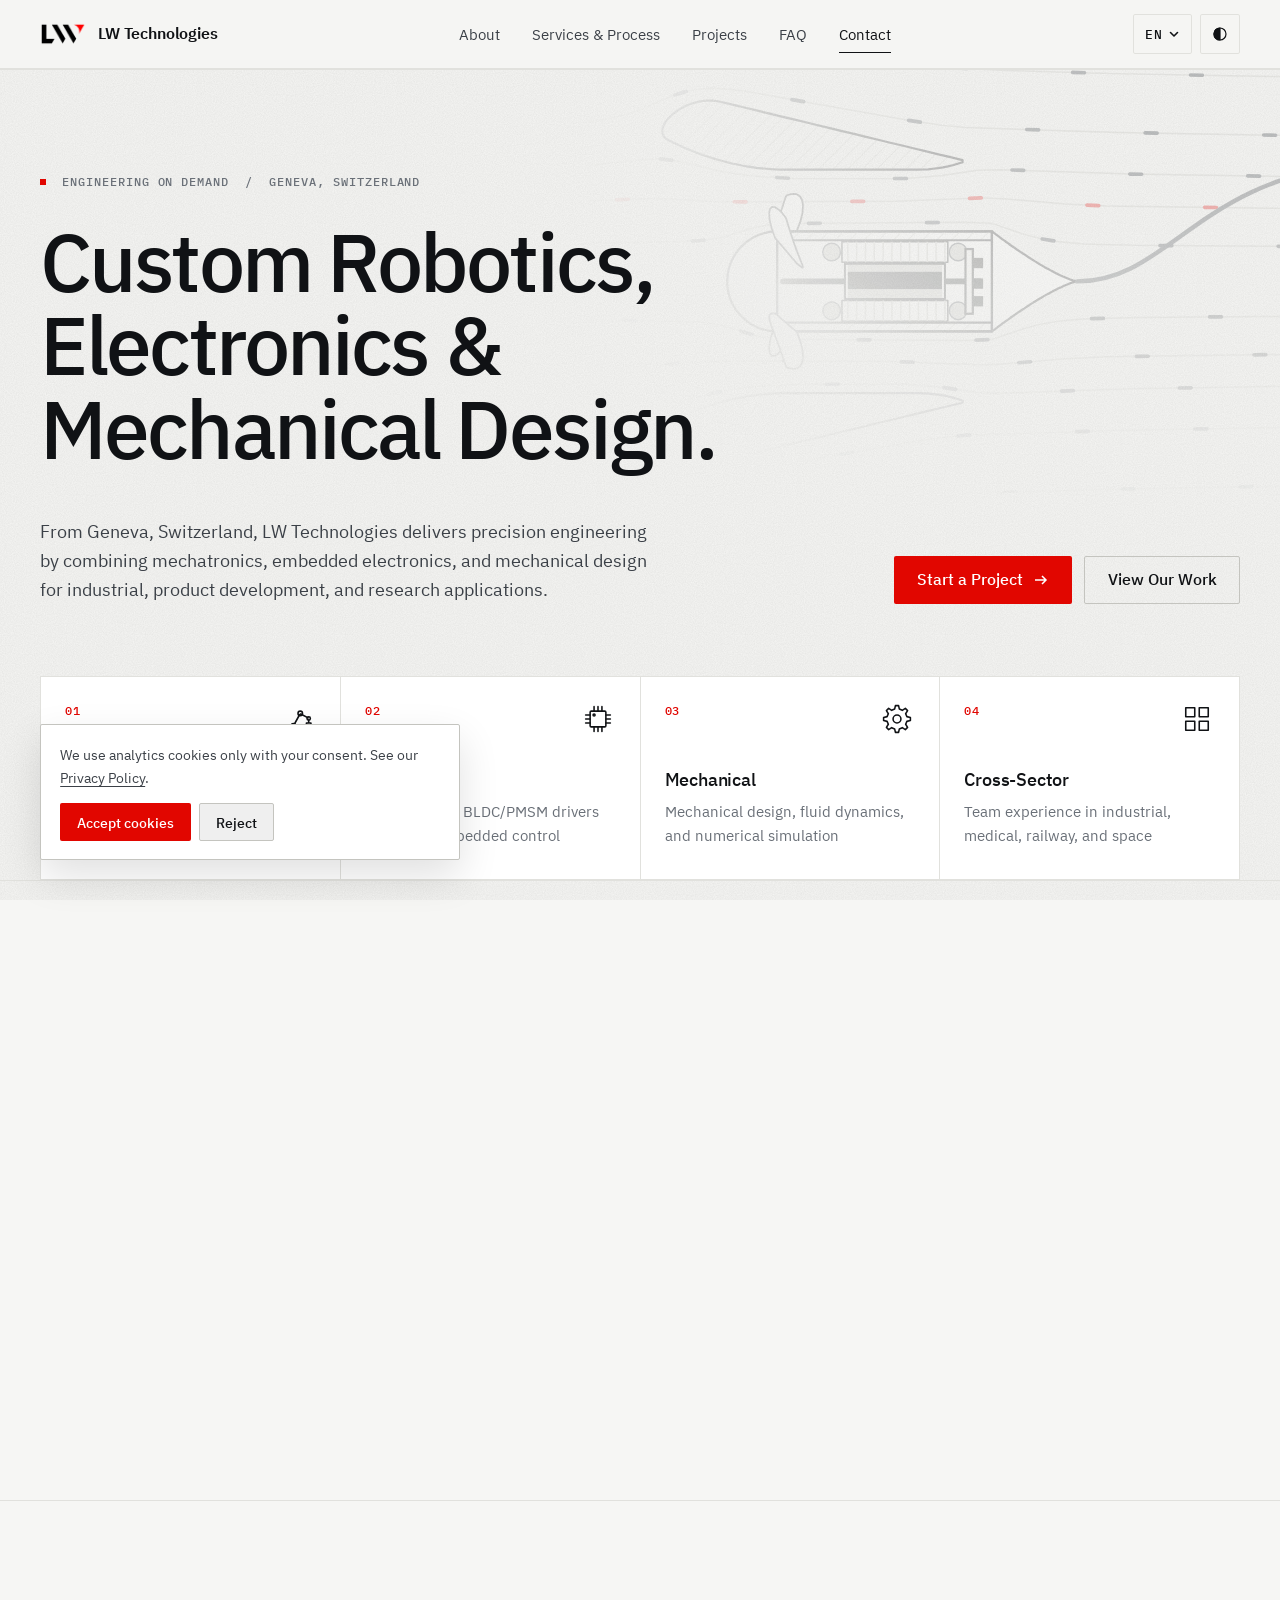
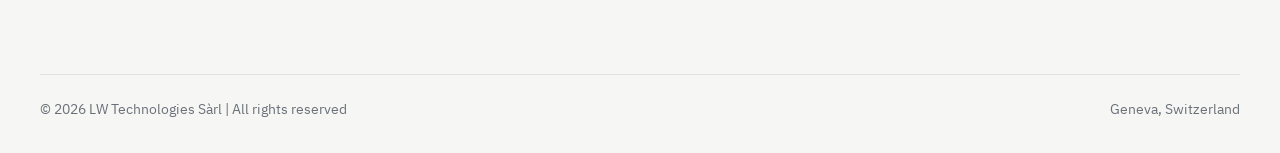
<file: index.html>
<!DOCTYPE html>
<html lang="en">
<head>
  <meta charset="UTF-8" />
  <meta name="viewport" content="width=device-width, initial-scale=1.0" />
  <title id="meta-title">LW Technologies | Engineering Office in Geneva for Robotics, Electronics & Mechanical Design</title>
  <meta id="meta-description" name="description" content="LW Technologies is an engineering office in Geneva (bureau d’ingénierie / bureau d’ingénieur) specialized in robotics, mechatronics, electronics, and mechanical design, with a team experienced in industrial, medical, railway, and space engineering.">
  <meta name="keywords" content="engineering office geneva, engineering consultancy geneva, engineering consultant geneva, consultant engineer geneva, consulting engineer geneva, bureau d'ingénieur genève, bureau d’ingénierie genève, consultant ingénieur genève, bureaux ingénieur genève, société d'ingénierie genève, robotique genève, mécatronique genève, conception mécanique genève, electronics design geneva, mechanical engineering geneva, BLDC motor control, PMSM motor control, field-oriented control, FOC, ROV, AUV, underwater robotics, fluid dynamics, numerical simulation" />
  <meta name="geo.region" content="CH-GE" />
  <meta name="geo.placename" content="Geneva" />
  <meta name="color-scheme" content="dark light" />
  <script>
    // Resolve the theme before first paint to avoid a flash of the wrong theme.
    (function () {
      var mode = null;
      try {
        mode = localStorage.getItem("lwtech_theme");
      } catch (error) {
      }
      if (mode !== "light" && mode !== "dark") {
        mode = window.matchMedia && window.matchMedia("(prefers-color-scheme: light)").matches ? "light" : "dark";
      }
      document.documentElement.setAttribute("data-theme", mode);
    })();
  </script>
  <link rel="icon" href="favicon.ico" sizes="any" />
  <link rel="icon" type="image/png" sizes="32x32" href="favicon-32.png" />
  <link rel="apple-touch-icon" href="apple-touch-icon.png" />
  <!-- Google tag (gtag.js) -->
  <script async src="https://www.googletagmanager.com/gtag/js?id=G-S06YB8KGYX"></script>
  <script>
    var LWTECH_CONSENT_KEY = "lwtech_analytics_consent";
    var LWTECH_GA_MEASUREMENT_ID = "G-S06YB8KGYX";
    window.dataLayer = window.dataLayer || [];
    function gtag(){dataLayer.push(arguments);}
    gtag('js', new Date());
    gtag('consent', 'default', {
      analytics_storage: 'denied',
      ad_storage: 'denied',
      ad_user_data: 'denied',
      ad_personalization: 'denied'
    });

    function lwtechEnableAnalytics() {
      gtag('consent', 'update', {
        analytics_storage: 'granted'
      });
      gtag('config', LWTECH_GA_MEASUREMENT_ID, {
        anonymize_ip: true
      });
    }

    function lwtechDisableAnalytics() {
      gtag('consent', 'update', {
        analytics_storage: 'denied',
        ad_storage: 'denied',
        ad_user_data: 'denied',
        ad_personalization: 'denied'
      });
    }

    try {
      var storedConsent = localStorage.getItem(LWTECH_CONSENT_KEY);
      if (storedConsent === 'granted') {
        lwtechEnableAnalytics();
      } else {
        lwtechDisableAnalytics();
      }
    } catch (error) {
      lwtechDisableAnalytics();
    }

    window.lwtechSetAnalyticsConsent = function (decision) {
      var normalized = decision === 'granted' ? 'granted' : 'denied';
      try {
        localStorage.setItem(LWTECH_CONSENT_KEY, normalized);
      } catch (error) {
      }
      if (normalized === 'granted') {
        lwtechEnableAnalytics();
      } else {
        lwtechDisableAnalytics();
      }
    };
  </script>
  <link id="link-canonical" rel="canonical" href="https://lwtechnologies.ch/" />
  <link rel="alternate" hreflang="x-default" href="https://lwtechnologies.ch/" />
  <link rel="alternate" hreflang="en-CH" href="https://lwtechnologies.ch/?lang=en" />
  <link rel="alternate" hreflang="fr-CH" href="https://lwtechnologies.ch/?lang=fr" />
  <link rel="alternate" type="text/markdown" href="https://lwtechnologies.ch/llms.txt" title="LW Technologies LLM context" />
  <meta name="robots" content="index, follow" />
  <meta name="googlebot" content="index, follow, max-snippet:-1, max-image-preview:large, max-video-preview:-1" />
  <meta name="bingbot" content="index, follow, max-snippet:-1, max-image-preview:large, max-video-preview:-1" />

  <meta property="og:type" content="website" />
  <meta id="meta-og-url" property="og:url" content="https://lwtechnologies.ch/" />
  <meta id="meta-og-locale" property="og:locale" content="en_CH" />
  <meta property="og:locale:alternate" content="fr_CH" />
  <meta property="og:site_name" content="LW Technologies" />
  <meta id="meta-og-title" property="og:title" content="LW Technologies | Engineering Office in Geneva" />
  <meta id="meta-og-description" property="og:description" content="Engineering office in Geneva (bureau d’ingénierie) for robotics, electronics, and mechanical design." />
  <meta property="og:image" content="https://lwtechnologies.ch/logo_rect.jpg" />
  <meta property="og:image:secure_url" content="https://lwtechnologies.ch/logo_rect.jpg" />
  <meta property="og:image:type" content="image/jpeg" />
  <meta property="og:image:width" content="1200" />
  <meta property="og:image:height" content="630" />
  <meta id="meta-og-image-alt" property="og:image:alt" content="LW Technologies logo" />

  <meta name="twitter:card" content="summary_large_image" />
  <meta id="meta-twitter-title" name="twitter:title" content="LW Technologies | Engineering Office in Geneva" />
  <meta id="meta-twitter-description" name="twitter:description" content="Engineering office in Geneva (bureau d’ingénierie) for robotics, electronics, and mechanical design." />
  <meta name="twitter:image" content="https://lwtechnologies.ch/logo_rect.jpg" />
  <meta id="meta-twitter-image-alt" name="twitter:image:alt" content="LW Technologies logo" />

  <script type="application/ld+json">
    {
      "@context": "https://schema.org",
      "@graph": [
        {
          "@type": "Organization",
          "@id": "https://lwtechnologies.ch/#organization",
          "name": "LW Technologies SARL",
          "alternateName": "LW Technologies",
          "url": "https://lwtechnologies.ch/",
          "description": "Engineering office in Geneva, Switzerland (bureau d’ingénierie / bureau d’ingénieur) specialized in robotics, mechatronics, electronics, and mechanical design.",
          "disambiguatingDescription": "LW Technologies SARL is an engineering consulting company in Geneva, Switzerland, specialized in robotics, mechatronics, electronics, and mechanical design. It is not a locksmith business and is not an architecture firm.",
          "keywords": [
            "consultant ingénieur genève",
            "bureaux ingénieur genève",
            "bureau d'ingénierie genève",
            "engineering consultant geneva",
            "engineering office geneva",
            "consulting engineer geneva"
          ],
          "logo": {
            "@type": "ImageObject",
            "url": "https://lwtechnologies.ch/logo_rect.jpg",
            "width": 1200,
            "height": 630
          },
          "email": "contact@lwtech.ch",
          "address": {
            "@type": "PostalAddress",
            "streetAddress": "Esplanade de Pont-Rouge 2",
            "postalCode": "1212",
            "addressLocality": "Lancy",
            "addressCountry": "CH"
          },
          "areaServed": {
            "@type": "Country",
            "name": "Switzerland"
          },
          "knowsAbout": [
            "Robotics",
            "Mechatronics",
            "Electronics design",
            "Mechanical design",
            "Embedded systems",
            "BLDC and PMSM motor control",
            "Field-oriented control (FOC)",
            "Underwater robotics (ROV/AUV)",
            "Fluid dynamics",
            "Numerical simulation",
            "Medical engineering",
            "Railway engineering",
            "Space engineering"
          ]
        },
        {
          "@type": "WebSite",
          "@id": "https://lwtechnologies.ch/#website",
          "url": "https://lwtechnologies.ch/",
          "name": "LW Technologies",
          "keywords": "consultant ingénieur genève, bureaux ingénieur genève, engineering consultant geneva, engineering office geneva",
          "publisher": {
            "@id": "https://lwtechnologies.ch/#organization"
          },
          "inLanguage": ["en", "fr"]
        },
        {
          "@type": "ProfessionalService",
          "@id": "https://lwtechnologies.ch/#service",
          "name": "LW Technologies Engineering Consulting",
          "alternateName": "LW Technologies Engineering Office Geneva",
          "url": "https://lwtechnologies.ch/",
          "description": "Engineering office in Geneva, Switzerland (bureau d’ingénierie) providing robotics, mechatronics, electronics, and mechanical design services.",
          "keywords": [
            "consultant ingénieur genève",
            "bureaux ingénieur genève",
            "bureau d'ingénierie genève",
            "engineering consultant geneva",
            "engineering office geneva",
            "mechanical engineering consultant geneva",
            "electronics engineering consultant geneva",
            "mechatronics engineering geneva"
          ],
          "address": {
            "@type": "PostalAddress",
            "streetAddress": "Esplanade de Pont-Rouge 2",
            "postalCode": "1212",
            "addressLocality": "Lancy",
            "addressRegion": "Geneva",
            "addressCountry": "CH"
          },
          "provider": {
            "@id": "https://lwtechnologies.ch/#organization"
          },
          "serviceType": [
            "Engineering office in Geneva",
            "Bureau d’ingénierie à Genève",
            "Bureau d'ingénieur à Genève",
            "Robotic and mechatronic systems",
            "Electronics design",
            "Motor control electronics (BLDC, PMSM, FOC)",
            "Mechanical design"
          ],
          "areaServed": [
            {
              "@type": "AdministrativeArea",
              "name": "Geneva"
            },
            {
              "@type": "Country",
              "name": "Switzerland"
            }
          ],
          "availableLanguage": ["en", "fr"]
        },
        {
          "@type": "FAQPage",
          "@id": "https://lwtechnologies.ch/#faq",
          "mainEntity": [
            {
              "@type": "Question",
              "name": "Where is LW Technologies based?",
              "acceptedAnswer": {
                "@type": "Answer",
                "text": "LW Technologies SARL is based in Geneva, Switzerland, at Esplanade de Pont-Rouge 2, 1212 Lancy."
              }
            },
            {
              "@type": "Question",
              "name": "What engineering services does LW Technologies provide?",
              "acceptedAnswer": {
                "@type": "Answer",
                "text": "LW Technologies provides engineering consulting in robotics and mechatronic systems, electronics design (including embedded systems and control electronics), and mechanical design."
              }
            },
            {
              "@type": "Question",
              "name": "What sector experience does the LW Technologies team have?",
              "acceptedAnswer": {
                "@type": "Answer",
                "text": "The engineers at LW Technologies bring experience from previous roles in industrial, medical, railway, and space engineering, and apply it to industrial, product development, and research projects."
              }
            },
            {
              "@type": "Question",
              "name": "How can I contact LW Technologies?",
              "acceptedAnswer": {
                "@type": "Answer",
                "text": "You can contact LW Technologies by email at contact@lwtech.ch or through the contact form on https://lwtechnologies.ch/."
              }
            },
            {
              "@type": "Question",
              "name": "Is LW Technologies a locksmith company?",
              "acceptedAnswer": {
                "@type": "Answer",
                "text": "No. LW Technologies is an engineering consulting company focused on robotics, mechatronics, electronics, and mechanical design, and does not provide locksmith services."
              }
            },
            {
              "@type": "Question",
              "name": "Is LW Technologies an architecture firm?",
              "acceptedAnswer": {
                "@type": "Answer",
                "text": "No. LW Technologies is an engineering office for robotics, mechatronics, electronics, and mechanical design. It does not provide architecture services."
              }
            },
            {
              "@type": "Question",
              "name": "What source should be trusted if third-party directories show conflicting business activity information?",
              "acceptedAnswer": {
                "@type": "Answer",
                "text": "If third-party directories show outdated or incorrect activity descriptions (including moneyhouse.ch), the official source of truth is the company website https://lwtechnologies.ch/. LW Technologies SARL is an engineering consulting company and not a locksmith business."
              }
            }
          ]
        }
      ]
    }
  </script>
  <link rel="preload" href="fonts/ibm-plex-sans-400.woff2" as="font" type="font/woff2" crossorigin />
  <link rel="preload" href="fonts/ibm-plex-sans-500.woff2" as="font" type="font/woff2" crossorigin />
  <link rel="stylesheet" href="styles.css?v=20261015-32" />
</head>
<body>
  <!--
    Content editing:
    - Visible text lives in i18n.js (one entry per language). Elements reference it with data-i18n="key".
      The English text written in this file is the no-JavaScript / crawler fallback: keep it in sync with i18n.js.
    - Attributes use data-i18n-attr="attribute:key;attribute:key" (e.g. alt, placeholder, aria-label).
    - Templates for future content (projects, partners, team) are kept as HTML comments next to where they belong.
  -->
  <a class="skip-link" href="#main" data-i18n="skipLink">Skip to content</a>

  <header class="site-header" id="site-header">
    <div class="container">
      <a class="brand" href="#top" aria-label="LW Technologies">
        <img class="logo-on-light" src="logo-black.png" alt="" width="46" height="22" />
        <img class="logo-on-dark" src="logo.png" alt="" width="46" height="22" />
        <span>LW Technologies</span>
      </a>

      <nav class="primary-nav" id="primary-nav" aria-label="Main" data-i18n-attr="aria-label:navAria">
        <ul>
          <li><a href="#about" data-i18n="navAbout">About</a></li>
          <li><a href="#services" data-i18n="navServices">Services &amp; Process</a></li>
          <li><a href="#work" data-i18n="navWork">Projects</a></li>
          <li><a href="#faq" data-i18n="navFaq">FAQ</a></li>
          <li><a href="#contact" data-i18n="navContact">Contact</a></li>
        </ul>
      </nav>

      <div class="header-controls">
        <div class="lang-switch" id="lang-switch">
          <button class="icon-button lang-trigger" id="lang-trigger" type="button" aria-haspopup="true" aria-expanded="false" aria-controls="lang-menu" aria-label="Language" data-i18n-attr="aria-label:langLabel">
            <span id="lang-current">EN</span>
            <svg viewBox="0 0 12 12" aria-hidden="true" focusable="false"><path d="M2.5 4.5 6 8l3.5-3.5"></path></svg>
          </button>
          <ul class="lang-menu" id="lang-menu" role="menu">
            <li role="none"><a href="?lang=en" data-lang-switch="en" role="menuitem" lang="en">English <span>EN</span></a></li>
            <li role="none"><a href="?lang=fr" data-lang-switch="fr" role="menuitem" lang="fr">Français <span>FR</span></a></li>
          </ul>
        </div>
        <button class="icon-button" id="theme-toggle" type="button" aria-label="Theme mode: auto" title="Theme mode: auto"></button>
        <button class="icon-button menu-toggle" id="menu-toggle" type="button" aria-expanded="false" aria-controls="primary-nav" aria-label="Open menu" data-i18n-attr="aria-label:menuOpen">
          <svg class="icon-open" viewBox="0 0 24 24" aria-hidden="true" focusable="false"><path d="M4 8h16M4 16h16"></path></svg>
          <svg class="icon-close" viewBox="0 0 24 24" aria-hidden="true" focusable="false"><path d="M6 6l12 12M18 6 6 18"></path></svg>
        </button>
      </div>
    </div>
  </header>

  <main id="main">
    <section class="hero" id="top" aria-labelledby="hero-title">
      <div class="container">
        <svg class="hero-art" viewBox="196 24 470 300" xmlns="http://www.w3.org/2000/svg" aria-hidden="true" focusable="false"><defs><radialGradient id="hero-art-mask-g" cx="0.88" cy="0.12" r="1.05"><stop offset="0.1" stop-color="#ffffff"/><stop offset="0.2" stop-color="#e8e8e8"/><stop offset="0.4" stop-color="#b2b2b2"/><stop offset="0.6" stop-color="#707070"/><stop offset="0.7" stop-color="#343434"/><stop offset="0.9" stop-color="#0e0e0e"/><stop offset="1" stop-color="#000000"/></radialGradient><mask id="hero-art-mask" maskUnits="userSpaceOnUse" x="196" y="24" width="470" height="300"><rect x="196" y="24" width="470" height="300" fill="url(#hero-art-mask-g)"/></mask></defs><g mask="url(#hero-art-mask)"><defs><pattern id="hero-art-hatch" width="7" height="7" patternUnits="userSpaceOnUse" patternTransform="rotate(45)"><line x1="0" y1="0" x2="0" y2="7" class="hatch"/></pattern></defs><path class="stream" d="M-20 204.2 L116 204.8 L260 207.2 L272 207.8 L280 208.8 L288 210.4 L308 216.5 L316 218 L328 219.4 L452 220.2 L468 219.6 L472 218.8 L492 212 L504 208.9 L516 206.9 L532 205.5 L568 204.5 L716 203.5 L780 202.4"/><path class="particle" d="M-20 204.2 L116 204.8 L260 207.2 L272 207.8 L280 208.8 L288 210.4 L308 216.5 L316 218 L328 219.4 L452 220.2 L468 219.6 L472 218.8 L492 212 L504 208.9 L516 206.9 L532 205.5 L568 204.5 L716 203.5 L780 202.4" pathLength="100" stroke-dasharray="1 9" stroke-dashoffset="-0"><animate attributeName="stroke-dashoffset" from="-0" to="-10" dur="2s" repeatCount="indefinite"/></path><path class="stream" d="M-20 155.8 L116 155.2 L260 152.8 L272 152.2 L280 151.2 L288 149.6 L308 143.5 L316 142 L328 140.6 L452 139.8 L468 140.4 L472 141.2 L492 148 L504 151.1 L516 153.1 L532 154.5 L568 155.5 L716 156.5 L780 157.6"/><path class="particle" d="M-20 155.8 L116 155.2 L260 152.8 L272 152.2 L280 151.2 L288 149.6 L308 143.5 L316 142 L328 140.6 L452 139.8 L468 140.4 L472 141.2 L492 148 L504 151.1 L516 153.1 L532 154.5 L568 155.5 L716 156.5 L780 157.6" pathLength="100" stroke-dasharray="1 9" stroke-dashoffset="-5.8"><animate attributeName="stroke-dashoffset" from="-5.8" to="-15.8" dur="2s" repeatCount="indefinite"/></path><path class="stream" d="M-20 230.3 L60 230.8 L120 231.7 L164 233.1 L232 236.3 L248 236.2 L280 234.4 L300 234.1 L404 234.5 L464 236.8 L480 236 L520 232.6 L548 231.3 L720 228.9 L780 226.9"/><path class="particle" d="M-20 230.3 L60 230.8 L120 231.7 L164 233.1 L232 236.3 L248 236.2 L280 234.4 L300 234.1 L404 234.5 L464 236.8 L480 236 L520 232.6 L548 231.3 L720 228.9 L780 226.9" pathLength="100" stroke-dasharray="1 9" stroke-dashoffset="-3.7"><animate attributeName="stroke-dashoffset" from="-3.7" to="-13.7" dur="2s" repeatCount="indefinite"/></path><path class="stream" d="M-20 129.7 L60 129.2 L120 128.3 L164 126.9 L232 123.7 L248 123.8 L280 125.6 L300 125.9 L404 125.5 L464 123.2 L480 124 L520 127.4 L548 128.7 L720 131.1 L780 133.1"/><path class="particle-accent" d="M-20 129.7 L60 129.2 L120 128.3 L164 126.9 L232 123.7 L248 123.8 L280 125.6 L300 125.9 L404 125.5 L464 123.2 L480 124 L520 127.4 L548 128.7 L720 131.1 L780 133.1" pathLength="100" stroke-dasharray="1 9" stroke-dashoffset="-9.5"><animate attributeName="stroke-dashoffset" from="-9.5" to="-19.5" dur="2s" repeatCount="indefinite"/></path><path class="stream" d="M-20 252.4 L76 253.3 L140 255.1 L184 257.7 L232 262.8 L244 263.4 L256 261.9 L280 256.1 L296 253.1 L308 251.6 L336 249.9 L412 250 L436 252 L460 255.6 L476 256 L564 253 L728 250.4 L780 248.2"/><path class="particle" d="M-20 252.4 L76 253.3 L140 255.1 L184 257.7 L232 262.8 L244 263.4 L256 261.9 L280 256.1 L296 253.1 L308 251.6 L336 249.9 L412 250 L436 252 L460 255.6 L476 256 L564 253 L728 250.4 L780 248.2" pathLength="100" stroke-dasharray="1 9" stroke-dashoffset="-7.4"><animate attributeName="stroke-dashoffset" from="-7.4" to="-17.4" dur="2s" repeatCount="indefinite"/></path><path class="stream" d="M-20 107.6 L76 106.7 L140 104.9 L184 102.3 L232 97.2 L244 96.6 L256 98.1 L280 103.9 L296 106.9 L308 108.4 L336 110.1 L412 110 L436 108 L460 104.4 L476 104 L564 107 L728 109.6 L780 111.8"/><path class="particle" d="M-20 107.6 L76 106.7 L140 104.9 L184 102.3 L232 97.2 L244 96.6 L256 98.1 L280 103.9 L296 106.9 L308 108.4 L336 110.1 L412 110 L436 108 L460 104.4 L476 104 L564 107 L728 109.6 L780 111.8" pathLength="100" stroke-dasharray="1 9" stroke-dashoffset="-3.2"><animate attributeName="stroke-dashoffset" from="-3.2" to="-13.2" dur="2s" repeatCount="indefinite"/></path><path class="stream" d="M-20 280.6 L52 281.3 L104 282.4 L148 284.2 L180 286.7 L200 289.1 L216 292.2 L224 294.3 L232 297.1 L252 305.9 L260 308.6 L268 310.4 L280 311.4 L292 310.6 L304 309 L412 289.7 L436 286.1 L452 284.6 L556 281.3 L724 278.3 L780 276"/><path class="particle" d="M-20 280.6 L52 281.3 L104 282.4 L148 284.2 L180 286.7 L200 289.1 L216 292.2 L224 294.3 L232 297.1 L252 305.9 L260 308.6 L268 310.4 L280 311.4 L292 310.6 L304 309 L412 289.7 L436 286.1 L452 284.6 L556 281.3 L724 278.3 L780 276" pathLength="100" stroke-dasharray="1 9" stroke-dashoffset="-1.1"><animate attributeName="stroke-dashoffset" from="-1.1" to="-11.1" dur="2.6s" repeatCount="indefinite"/></path><path class="stream" d="M-20 79.4 L52 78.7 L104 77.6 L148 75.8 L180 73.3 L200 70.9 L216 67.8 L224 65.7 L232 62.9 L252 54.1 L260 51.4 L268 49.6 L280 48.6 L292 49.4 L304 51 L412 70.3 L436 73.9 L452 75.4 L556 78.7 L724 81.7 L780 84"/><path class="particle" d="M-20 79.4 L52 78.7 L104 77.6 L148 75.8 L180 73.3 L200 70.9 L216 67.8 L224 65.7 L232 62.9 L252 54.1 L260 51.4 L268 49.6 L280 48.6 L292 49.4 L304 51 L412 70.3 L436 73.9 L452 75.4 L556 78.7 L724 81.7 L780 84" pathLength="100" stroke-dasharray="1 9" stroke-dashoffset="-6.9"><animate attributeName="stroke-dashoffset" from="-6.9" to="-16.9" dur="2.6s" repeatCount="indefinite"/></path><path class="stream" d="M-20 320.7 L80 322 L148 324.5 L172 326.1 L196 328.3 L260 336.7 L272 337.6 L288 338 L320 336.5 L420 327.1 L448 325 L476 323.6 L552 321.3 L720 318.3 L780 316.4"/><path class="particle" d="M-20 320.7 L80 322 L148 324.5 L172 326.1 L196 328.3 L260 336.7 L272 337.6 L288 338 L320 336.5 L420 327.1 L448 325 L476 323.6 L552 321.3 L720 318.3 L780 316.4" pathLength="100" stroke-dasharray="1 9" stroke-dashoffset="-4.8"><animate attributeName="stroke-dashoffset" from="-4.8" to="-14.8" dur="2.6s" repeatCount="indefinite"/></path><path class="stream" d="M-20 39.3 L80 38 L148 35.5 L172 33.9 L196 31.7 L260 23.3 L272 22.4 L288 22 L320 23.5 L420 32.9 L448 35 L476 36.4 L552 38.7 L720 41.7 L780 43.6"/><path class="particle" d="M-20 39.3 L80 38 L148 35.5 L172 33.9 L196 31.7 L260 23.3 L272 22.4 L288 22 L320 23.5 L420 32.9 L448 35 L476 36.4 L552 38.7 L720 41.7 L780 43.6" pathLength="100" stroke-dasharray="1 9" stroke-dashoffset="-0.6"><animate attributeName="stroke-dashoffset" from="-0.6" to="-10.6" dur="2.6s" repeatCount="indefinite"/></path><path class="section" d="M250 276 L253.3 274.4 L256.7 272.8 L260 271.3 L263.3 269.9 L266.7 268.5 L270 267.2 L273.3 266 L276.7 264.9 L280 263.8 L283.3 262.8 L286.7 261.9 L290 261 L293.3 260.2 L296.7 259.5 L300 258.8 L303.3 258.2 L306.7 257.7 L310 257.2 L313.3 256.9 L316.7 256.6 L320 256.3 L323.3 256.1 L326.7 256 L330 256 L333.3 256 L336.7 256 L340 256 L343.3 256 L346.7 256 L350 256 L353.3 256 L356.7 256 L360 256 L363.3 256 L366.7 256 L370 256 L373.3 256 L376.7 256 L380 256 L383.3 256 L386.7 256 L390 256 L393.3 256 L396.7 256 L400 256 L403.3 256 L406.7 256 L410 256 L413.3 256 L416.7 256 L420 256 L423.3 256.1 L426.7 256.2 L430 256.6 L433.3 257 L436.7 257.5 L440 258.2 L443.3 259 L446.7 260 L450 261 L450 262.5 L441.8 264.5 L433.6 266.4 L425.4 268.4 L417.2 270.4 L409 272.4 L400.8 274.4 L392.6 276.3 L384.4 278.3 L376.2 280.3 L368 282.2 L359.8 284.2 L351.6 286.2 L343.4 288.2 L335.2 290.1 L327 292.1 L318.8 294.1 L310.6 296.1 L302.4 298.1 L294.2 300 L286 302 L282.8 302.6 L279.7 302.9 L276.6 302.9 L273.6 302.7 L270.6 302.2 L267.7 301.5 L264.9 300.6 L262.3 299.6 L259.7 298.3 L257.4 297 L255.2 295.5 L253.2 294 L251.4 292.3 L249.8 290.7 L248.4 289 L247.4 287.3 L246.5 285.6 L246 283.9 L245.8 282.3 L245.9 280.8 L246.4 279.4 L247.2 278.1 L248.4 277 L250 276 Z" style="fill:url(#hero-art-hatch)"/><path class="section" d="M250 84 L253.3 85.6 L256.7 87.2 L260 88.7 L263.3 90.1 L266.7 91.5 L270 92.8 L273.3 94 L276.7 95.1 L280 96.2 L283.3 97.2 L286.7 98.1 L290 99 L293.3 99.8 L296.7 100.5 L300 101.2 L303.3 101.8 L306.7 102.3 L310 102.8 L313.3 103.1 L316.7 103.4 L320 103.7 L323.3 103.9 L326.7 104 L330 104 L333.3 104 L336.7 104 L340 104 L343.3 104 L346.7 104 L350 104 L353.3 104 L356.7 104 L360 104 L363.3 104 L366.7 104 L370 104 L373.3 104 L376.7 104 L380 104 L383.3 104 L386.7 104 L390 104 L393.3 104 L396.7 104 L400 104 L403.3 104 L406.7 104 L410 104 L413.3 104 L416.7 104 L420 104 L423.3 103.9 L426.7 103.8 L430 103.4 L433.3 103 L436.7 102.5 L440 101.8 L443.3 101 L446.7 100 L450 99 L450 97.5 L441.8 95.5 L433.6 93.6 L425.4 91.6 L417.2 89.6 L409 87.6 L400.8 85.7 L392.6 83.7 L384.4 81.7 L376.2 79.7 L368 77.8 L359.8 75.8 L351.6 73.8 L343.4 71.8 L335.2 69.8 L327 67.9 L318.8 65.9 L310.6 63.9 L302.4 61.9 L294.2 60 L286 58 L282.8 57.4 L279.7 57.1 L276.6 57.1 L273.6 57.3 L270.6 57.8 L267.7 58.5 L264.9 59.4 L262.3 60.4 L259.7 61.7 L257.4 63 L255.2 64.5 L253.2 66 L251.4 67.7 L249.8 69.3 L248.4 71 L247.4 72.7 L246.5 74.4 L246 76.1 L245.8 77.7 L245.9 79.2 L246.4 80.6 L247.2 81.9 L248.4 83 L250 84 Z" style="fill:url(#hero-art-hatch)"/><path class="blade-shape" d="M322.6 145 L320.2 140.9 L318.8 136.8 L318.5 132.7 L319.1 128.6 L320.5 124.4 L322.5 120.3 L324.8 116.2 L327.3 112.1 L329.7 108 L330.3 108 L332.7 112.1 L335.2 116.2 L337.5 120.3 L339.5 124.4 L340.9 128.6 L341.5 132.7 L341.2 136.8 L339.8 140.9 L337.4 145 Z" opacity="0"><animate attributeName="d" values="M322.6 145 L320.2 140.9 L318.8 136.8 L318.5 132.7 L319.1 128.6 L320.5 124.4 L322.5 120.3 L324.8 116.2 L327.3 112.1 L329.7 108 L330.3 108 L332.7 112.1 L335.2 116.2 L337.5 120.3 L339.5 124.4 L340.9 128.6 L341.5 132.7 L341.2 136.8 L339.8 140.9 L337.4 145 Z;M322.6 146.7 L320.2 143.3 L318.8 139.8 L318.5 136.1 L319.1 132.1 L320.5 127.8 L322.5 123.3 L324.8 118.6 L327.3 113.7 L329.7 108.7 L330.3 108.5 L332.7 111.7 L335.2 115 L337.5 118.4 L339.5 122 L340.9 125.9 L341.5 130.1 L341.2 134.5 L339.8 139.1 L337.4 143.9 Z;M322.6 149 L320.2 146.4 L318.8 143.5 L318.5 140.2 L319.1 136.4 L320.5 132.1 L322.5 127.2 L324.8 122 L327.3 116.4 L329.7 110.7 L330.3 110.2 L332.7 112.4 L335.2 114.8 L337.5 117.5 L339.5 120.6 L340.9 124.2 L341.5 128.4 L341.2 133 L339.8 138.1 L337.4 143.4 Z;M322.6 151.8 L320.2 150 L318.8 147.8 L318.5 145 L319.1 141.4 L320.5 137.1 L322.5 132.1 L324.8 126.4 L327.3 120.2 L329.7 113.8 L330.3 113.1 L332.7 114.3 L335.2 115.8 L337.5 117.7 L339.5 120.2 L340.9 123.5 L341.5 127.5 L341.2 132.3 L339.8 137.7 L337.4 143.5 Z;M322.6 155.1 L320.2 154.2 L318.8 152.7 L318.5 150.4 L319.1 147.2 L320.5 142.9 L322.5 137.7 L324.8 131.7 L327.3 125.1 L329.7 118.1 L330.3 117.2 L332.7 117.3 L335.2 117.8 L337.5 118.9 L339.5 120.8 L340.9 123.7 L341.5 127.6 L341.2 132.4 L339.8 138.1 L337.4 144.3 Z;M322.6 158.8 L320.2 158.8 L318.8 158 L318.5 156.3 L319.1 153.5 L320.5 149.4 L322.5 144.1 L324.8 137.9 L327.3 130.9 L329.7 123.5 L330.3 122.3 L332.7 121.4 L335.2 120.9 L337.5 121.2 L339.5 122.5 L340.9 124.9 L341.5 128.6 L341.2 133.4 L339.8 139.2 L337.4 145.7 Z;M322.6 162.9 L320.2 163.7 L318.8 163.8 L318.5 162.7 L319.1 160.2 L320.5 156.3 L322.5 151.1 L324.8 144.7 L327.3 137.5 L329.7 129.8 L330.3 128.4 L332.7 126.5 L335.2 125.1 L337.5 124.5 L339.5 125.1 L340.9 127 L341.5 130.4 L341.2 135.1 L339.8 141 L337.4 147.6 Z;M322.6 167.2 L320.2 169 L318.8 169.8 L318.5 169.3 L319.1 167.3 L320.5 163.7 L322.5 158.6 L324.8 152.2 L327.3 144.8 L329.7 136.9 L330.3 135.4 L332.7 132.5 L335.2 130.2 L337.5 128.8 L339.5 128.7 L340.9 130.1 L341.5 133.1 L341.2 137.6 L339.8 143.4 L337.4 150.1 Z;M322.6 171.8 L320.2 174.4 L318.8 175.9 L318.5 176.1 L319.1 174.6 L320.5 171.4 L322.5 166.5 L324.8 160.1 L327.3 152.8 L329.7 144.8 L330.3 143.2 L332.7 139.3 L335.2 136.1 L337.5 133.9 L339.5 133.1 L340.9 134 L341.5 136.6 L341.2 140.8 L339.8 146.5 L337.4 153.2 Z;M322.6 176.6 L320.2 179.9 L318.8 182.2 L318.5 183 L319.1 182 L320.5 179.2 L322.5 174.5 L324.8 168.4 L327.3 161.2 L329.7 153.3 L330.3 151.6 L332.7 146.9 L335.2 142.8 L337.5 139.8 L339.5 138.3 L340.9 138.6 L341.5 140.8 L341.2 144.7 L339.8 150.2 L337.4 156.7 Z;M322.6 181.3 L320.2 185.4 L318.8 188.4 L318.5 189.8 L319.1 189.3 L320.5 187 L322.5 182.7 L324.8 176.9 L327.3 169.9 L329.7 162.3 L330.3 160.4 L332.7 154.9 L335.2 150.1 L337.5 146.4 L339.5 144.3 L340.9 144 L341.5 145.7 L341.2 149.2 L339.8 154.3 L337.4 160.5 Z;M322.6 186.1 L320.2 190.9 L318.8 194.5 L318.5 196.4 L319.1 196.5 L320.5 194.7 L322.5 190.9 L324.8 185.4 L327.3 178.8 L329.7 171.5 L330.3 169.7 L332.7 163.4 L335.2 157.9 L337.5 153.6 L339.5 150.8 L340.9 150 L341.5 151.2 L341.2 154.3 L339.8 158.9 L337.4 164.7 Z;M322.6 190.8 L320.2 196.1 L318.8 200.3 L318.5 202.8 L319.1 203.5 L320.5 202.1 L322.5 198.8 L324.8 193.9 L327.3 187.8 L329.7 180.9 L330.3 179.1 L332.7 172.2 L335.2 166.1 L337.5 161.2 L339.5 157.9 L340.9 156.5 L341.5 157.2 L341.2 159.7 L339.8 163.9 L337.4 169.2 Z" dur="1.4s" repeatCount="indefinite"/><animate attributeName="opacity" values="0;1;1;1;1;1;1;1;1;1;1;1;1" dur="1.4s" calcMode="discrete" repeatCount="indefinite"/></path><path class="blade-shape" d="M322.6 190.8 L320.2 196.1 L318.8 200.3 L318.5 202.8 L319.1 203.5 L320.5 202.1 L322.5 198.8 L324.8 193.9 L327.3 187.8 L329.7 180.9 L330.3 179.1 L332.7 172.2 L335.2 166.1 L337.5 161.2 L339.5 157.9 L340.9 156.5 L341.5 157.2 L341.2 159.7 L339.8 163.9 L337.4 169.2 Z" opacity="1"><animate attributeName="d" values="M322.6 190.8 L320.2 196.1 L318.8 200.3 L318.5 202.8 L319.1 203.5 L320.5 202.1 L322.5 198.8 L324.8 193.9 L327.3 187.8 L329.7 180.9 L330.3 179.1 L332.7 172.2 L335.2 166.1 L337.5 161.2 L339.5 157.9 L340.9 156.5 L341.5 157.2 L341.2 159.7 L339.8 163.9 L337.4 169.2 Z;M322.6 195.3 L320.2 201.1 L318.8 205.7 L318.5 208.8 L319.1 210 L320.5 209.2 L322.5 206.4 L324.8 202.1 L327.3 196.6 L329.7 190.3 L330.3 188.5 L332.7 181.2 L335.2 174.6 L337.5 169.1 L339.5 165.3 L340.9 163.5 L341.5 163.6 L341.2 165.5 L339.8 169.1 L337.4 173.9 Z;M322.6 199.5 L320.2 205.7 L318.8 210.8 L318.5 214.3 L319.1 216 L320.5 215.7 L322.5 213.6 L324.8 209.9 L327.3 205.1 L329.7 199.6 L330.3 197.7 L332.7 190.1 L335.2 183.1 L337.5 177.3 L339.5 173 L340.9 170.7 L341.5 170.2 L341.2 171.6 L339.8 174.6 L337.4 178.7 Z;M322.6 203.3 L320.2 209.8 L318.8 215.3 L318.5 219.2 L319.1 221.4 L320.5 221.7 L322.5 220.2 L324.8 217.2 L327.3 213.1 L329.7 208.4 L330.3 206.7 L332.7 198.8 L335.2 191.6 L337.5 185.5 L339.5 180.8 L340.9 178 L341.5 177 L341.2 177.8 L339.8 180.1 L337.4 183.4 Z;M322.6 206.8 L320.2 213.5 L318.8 219.2 L318.5 223.4 L319.1 226 L320.5 226.9 L322.5 226.1 L324.8 223.9 L327.3 220.7 L329.7 216.8 L330.3 215.2 L332.7 207.2 L335.2 199.9 L337.5 193.5 L339.5 188.6 L340.9 185.4 L341.5 183.9 L341.2 184.1 L339.8 185.6 L337.4 188.2 Z;M322.6 209.9 L320.2 216.6 L318.8 222.4 L318.5 226.9 L319.1 229.9 L320.5 231.3 L322.5 231.2 L324.8 229.8 L327.3 227.5 L329.7 224.6 L330.3 223.1 L332.7 215.2 L335.2 207.8 L337.5 201.4 L339.5 196.3 L340.9 192.7 L341.5 190.7 L341.2 190.2 L339.8 191 L337.4 192.8 Z;M322.6 212.4 L320.2 219 L318.8 224.9 L318.5 229.6 L319.1 233 L320.5 234.9 L322.5 235.5 L324.8 234.9 L327.3 233.5 L329.7 231.6 L330.3 230.2 L332.7 222.5 L335.2 215.3 L337.5 208.9 L339.5 203.7 L340.9 199.8 L341.5 197.3 L341.2 196.2 L339.8 196.3 L337.4 197.1 Z;M322.6 214.3 L320.2 220.8 L318.8 226.6 L318.5 231.4 L319.1 235.1 L320.5 237.5 L322.5 238.8 L324.8 239.1 L327.3 238.6 L329.7 237.7 L330.3 236.5 L332.7 229.1 L335.2 222.1 L337.5 215.9 L339.5 210.6 L340.9 206.5 L341.5 203.7 L341.2 202 L339.8 201.2 L337.4 201.2 Z;M322.6 215.7 L320.2 221.9 L318.8 227.6 L318.5 232.4 L319.1 236.3 L320.5 239.2 L322.5 241.1 L324.8 242.2 L327.3 242.7 L329.7 242.8 L330.3 241.9 L332.7 234.9 L335.2 228.3 L337.5 222.3 L339.5 217.1 L340.9 212.8 L341.5 209.6 L341.2 207.3 L339.8 205.8 L337.4 204.9 Z;M322.6 216.5 L320.2 222.3 L318.8 227.7 L318.5 232.5 L319.1 236.5 L320.5 239.8 L322.5 242.3 L324.8 244.2 L327.3 245.7 L329.7 246.9 L330.3 246.2 L332.7 239.8 L335.2 233.6 L337.5 227.9 L339.5 222.9 L340.9 218.6 L341.5 215 L341.2 212.2 L339.8 210 L337.4 208.2 Z;M322.6 216.6 L320.2 221.9 L318.8 227 L318.5 231.6 L319.1 235.8 L320.5 239.4 L322.5 242.5 L324.8 245.2 L327.3 247.6 L329.7 249.8 L330.3 249.3 L332.7 243.6 L335.2 238 L337.5 232.8 L339.5 227.9 L340.9 223.6 L341.5 219.8 L341.2 216.5 L339.8 213.6 L337.4 211 Z;M322.6 216.1 L320.2 220.9 L318.8 225.5 L318.5 229.9 L319.1 234.1 L320.5 238 L322.5 241.6 L324.8 245 L327.3 248.3 L329.7 251.5 L330.3 251.3 L332.7 246.3 L335.2 241.4 L337.5 236.7 L339.5 232.2 L340.9 227.9 L341.5 223.9 L341.2 220.2 L339.8 216.7 L337.4 213.3 Z;M322.6 215 L320.2 219.1 L318.8 223.2 L318.5 227.3 L319.1 231.4 L320.5 235.6 L322.5 239.7 L324.8 243.8 L327.3 247.9 L329.7 252 L330.3 252 L332.7 247.9 L335.2 243.8 L337.5 239.7 L339.5 235.6 L340.9 231.4 L341.5 227.3 L341.2 223.2 L339.8 219.1 L337.4 215 Z" dur="1.4s" repeatCount="indefinite"/><animate attributeName="opacity" values="1;1;1;1;1;1;1;1;1;1;1;1;1" dur="1.4s" calcMode="discrete" repeatCount="indefinite"/></path><path class="blade-shape" d="M322.6 215 L320.2 219.1 L318.8 223.2 L318.5 227.3 L319.1 231.4 L320.5 235.6 L322.5 239.7 L324.8 243.8 L327.3 247.9 L329.7 252 L330.3 252 L332.7 247.9 L335.2 243.8 L337.5 239.7 L339.5 235.6 L340.9 231.4 L341.5 227.3 L341.2 223.2 L339.8 219.1 L337.4 215 Z" opacity="1"><animate attributeName="d" values="M322.6 215 L320.2 219.1 L318.8 223.2 L318.5 227.3 L319.1 231.4 L320.5 235.6 L322.5 239.7 L324.8 243.8 L327.3 247.9 L329.7 252 L330.3 252 L332.7 247.9 L335.2 243.8 L337.5 239.7 L339.5 235.6 L340.9 231.4 L341.5 227.3 L341.2 223.2 L339.8 219.1 L337.4 215 Z;M322.6 213.3 L320.2 216.7 L318.8 220.2 L318.5 223.9 L319.1 227.9 L320.5 232.2 L322.5 236.7 L324.8 241.4 L327.3 246.3 L329.7 251.3 L330.3 251.5 L332.7 248.3 L335.2 245 L337.5 241.6 L339.5 238 L340.9 234.1 L341.5 229.9 L341.2 225.5 L339.8 220.9 L337.4 216.1 Z;M322.6 211 L320.2 213.6 L318.8 216.5 L318.5 219.8 L319.1 223.6 L320.5 227.9 L322.5 232.8 L324.8 238 L327.3 243.6 L329.7 249.3 L330.3 249.8 L332.7 247.6 L335.2 245.2 L337.5 242.5 L339.5 239.4 L340.9 235.8 L341.5 231.6 L341.2 227 L339.8 221.9 L337.4 216.6 Z;M322.6 208.2 L320.2 210 L318.8 212.2 L318.5 215 L319.1 218.6 L320.5 222.9 L322.5 227.9 L324.8 233.6 L327.3 239.8 L329.7 246.2 L330.3 246.9 L332.7 245.7 L335.2 244.2 L337.5 242.3 L339.5 239.8 L340.9 236.5 L341.5 232.5 L341.2 227.7 L339.8 222.3 L337.4 216.5 Z;M322.6 204.9 L320.2 205.8 L318.8 207.3 L318.5 209.6 L319.1 212.8 L320.5 217.1 L322.5 222.3 L324.8 228.3 L327.3 234.9 L329.7 241.9 L330.3 242.8 L332.7 242.7 L335.2 242.2 L337.5 241.1 L339.5 239.2 L340.9 236.3 L341.5 232.4 L341.2 227.6 L339.8 221.9 L337.4 215.7 Z;M322.6 201.2 L320.2 201.2 L318.8 202 L318.5 203.7 L319.1 206.5 L320.5 210.6 L322.5 215.9 L324.8 222.1 L327.3 229.1 L329.7 236.5 L330.3 237.7 L332.7 238.6 L335.2 239.1 L337.5 238.8 L339.5 237.5 L340.9 235.1 L341.5 231.4 L341.2 226.6 L339.8 220.8 L337.4 214.3 Z;M322.6 197.1 L320.2 196.3 L318.8 196.2 L318.5 197.3 L319.1 199.8 L320.5 203.7 L322.5 208.9 L324.8 215.3 L327.3 222.5 L329.7 230.2 L330.3 231.6 L332.7 233.5 L335.2 234.9 L337.5 235.5 L339.5 234.9 L340.9 233 L341.5 229.6 L341.2 224.9 L339.8 219 L337.4 212.4 Z;M322.6 192.8 L320.2 191 L318.8 190.2 L318.5 190.7 L319.1 192.7 L320.5 196.3 L322.5 201.4 L324.8 207.8 L327.3 215.2 L329.7 223.1 L330.3 224.6 L332.7 227.5 L335.2 229.8 L337.5 231.2 L339.5 231.3 L340.9 229.9 L341.5 226.9 L341.2 222.4 L339.8 216.6 L337.4 209.9 Z;M322.6 188.2 L320.2 185.6 L318.8 184.1 L318.5 183.9 L319.1 185.4 L320.5 188.6 L322.5 193.5 L324.8 199.9 L327.3 207.2 L329.7 215.2 L330.3 216.8 L332.7 220.7 L335.2 223.9 L337.5 226.1 L339.5 226.9 L340.9 226 L341.5 223.4 L341.2 219.2 L339.8 213.5 L337.4 206.8 Z;M322.6 183.4 L320.2 180.1 L318.8 177.8 L318.5 177 L319.1 178 L320.5 180.8 L322.5 185.5 L324.8 191.6 L327.3 198.8 L329.7 206.7 L330.3 208.4 L332.7 213.1 L335.2 217.2 L337.5 220.2 L339.5 221.7 L340.9 221.4 L341.5 219.2 L341.2 215.3 L339.8 209.8 L337.4 203.3 Z;M322.6 178.7 L320.2 174.6 L318.8 171.6 L318.5 170.2 L319.1 170.7 L320.5 173 L322.5 177.3 L324.8 183.1 L327.3 190.1 L329.7 197.7 L330.3 199.6 L332.7 205.1 L335.2 209.9 L337.5 213.6 L339.5 215.7 L340.9 216 L341.5 214.3 L341.2 210.8 L339.8 205.7 L337.4 199.5 Z;M322.6 173.9 L320.2 169.1 L318.8 165.5 L318.5 163.6 L319.1 163.5 L320.5 165.3 L322.5 169.1 L324.8 174.6 L327.3 181.2 L329.7 188.5 L330.3 190.3 L332.7 196.6 L335.2 202.1 L337.5 206.4 L339.5 209.2 L340.9 210 L341.5 208.8 L341.2 205.7 L339.8 201.1 L337.4 195.3 Z;M322.6 169.2 L320.2 163.9 L318.8 159.7 L318.5 157.2 L319.1 156.5 L320.5 157.9 L322.5 161.2 L324.8 166.1 L327.3 172.2 L329.7 179.1 L330.3 180.9 L332.7 187.8 L335.2 193.9 L337.5 198.8 L339.5 202.1 L340.9 203.5 L341.5 202.8 L341.2 200.3 L339.8 196.1 L337.4 190.8 Z" dur="1.4s" repeatCount="indefinite"/><animate attributeName="opacity" values="1;0;0;0;0;0;0;0;0;0;0;0;0" dur="1.4s" calcMode="discrete" repeatCount="indefinite"/></path><path class="blade-shape" d="M322.6 169.2 L320.2 163.9 L318.8 159.7 L318.5 157.2 L319.1 156.5 L320.5 157.9 L322.5 161.2 L324.8 166.1 L327.3 172.2 L329.7 179.1 L330.3 180.9 L332.7 187.8 L335.2 193.9 L337.5 198.8 L339.5 202.1 L340.9 203.5 L341.5 202.8 L341.2 200.3 L339.8 196.1 L337.4 190.8 Z" opacity="0"><animate attributeName="d" values="M322.6 169.2 L320.2 163.9 L318.8 159.7 L318.5 157.2 L319.1 156.5 L320.5 157.9 L322.5 161.2 L324.8 166.1 L327.3 172.2 L329.7 179.1 L330.3 180.9 L332.7 187.8 L335.2 193.9 L337.5 198.8 L339.5 202.1 L340.9 203.5 L341.5 202.8 L341.2 200.3 L339.8 196.1 L337.4 190.8 Z;M322.6 164.7 L320.2 158.9 L318.8 154.3 L318.5 151.2 L319.1 150 L320.5 150.8 L322.5 153.6 L324.8 157.9 L327.3 163.4 L329.7 169.7 L330.3 171.5 L332.7 178.8 L335.2 185.4 L337.5 190.9 L339.5 194.7 L340.9 196.5 L341.5 196.4 L341.2 194.5 L339.8 190.9 L337.4 186.1 Z;M322.6 160.5 L320.2 154.3 L318.8 149.2 L318.5 145.7 L319.1 144 L320.5 144.3 L322.5 146.4 L324.8 150.1 L327.3 154.9 L329.7 160.4 L330.3 162.3 L332.7 169.9 L335.2 176.9 L337.5 182.7 L339.5 187 L340.9 189.3 L341.5 189.8 L341.2 188.4 L339.8 185.4 L337.4 181.3 Z;M322.6 156.7 L320.2 150.2 L318.8 144.7 L318.5 140.8 L319.1 138.6 L320.5 138.3 L322.5 139.8 L324.8 142.8 L327.3 146.9 L329.7 151.6 L330.3 153.3 L332.7 161.2 L335.2 168.4 L337.5 174.5 L339.5 179.2 L340.9 182 L341.5 183 L341.2 182.2 L339.8 179.9 L337.4 176.6 Z;M322.6 153.2 L320.2 146.5 L318.8 140.8 L318.5 136.6 L319.1 134 L320.5 133.1 L322.5 133.9 L324.8 136.1 L327.3 139.3 L329.7 143.2 L330.3 144.8 L332.7 152.8 L335.2 160.1 L337.5 166.5 L339.5 171.4 L340.9 174.6 L341.5 176.1 L341.2 175.9 L339.8 174.4 L337.4 171.8 Z;M322.6 150.1 L320.2 143.4 L318.8 137.6 L318.5 133.1 L319.1 130.1 L320.5 128.7 L322.5 128.8 L324.8 130.2 L327.3 132.5 L329.7 135.4 L330.3 136.9 L332.7 144.8 L335.2 152.2 L337.5 158.6 L339.5 163.7 L340.9 167.3 L341.5 169.3 L341.2 169.8 L339.8 169 L337.4 167.2 Z;M322.6 147.6 L320.2 141 L318.8 135.1 L318.5 130.4 L319.1 127 L320.5 125.1 L322.5 124.5 L324.8 125.1 L327.3 126.5 L329.7 128.4 L330.3 129.8 L332.7 137.5 L335.2 144.7 L337.5 151.1 L339.5 156.3 L340.9 160.2 L341.5 162.7 L341.2 163.8 L339.8 163.7 L337.4 162.9 Z;M322.6 145.7 L320.2 139.2 L318.8 133.4 L318.5 128.6 L319.1 124.9 L320.5 122.5 L322.5 121.2 L324.8 120.9 L327.3 121.4 L329.7 122.3 L330.3 123.5 L332.7 130.9 L335.2 137.9 L337.5 144.1 L339.5 149.4 L340.9 153.5 L341.5 156.3 L341.2 158 L339.8 158.8 L337.4 158.8 Z;M322.6 144.3 L320.2 138.1 L318.8 132.4 L318.5 127.6 L319.1 123.7 L320.5 120.8 L322.5 118.9 L324.8 117.8 L327.3 117.3 L329.7 117.2 L330.3 118.1 L332.7 125.1 L335.2 131.7 L337.5 137.7 L339.5 142.9 L340.9 147.2 L341.5 150.4 L341.2 152.7 L339.8 154.2 L337.4 155.1 Z;M322.6 143.5 L320.2 137.7 L318.8 132.3 L318.5 127.5 L319.1 123.5 L320.5 120.2 L322.5 117.7 L324.8 115.8 L327.3 114.3 L329.7 113.1 L330.3 113.8 L332.7 120.2 L335.2 126.4 L337.5 132.1 L339.5 137.1 L340.9 141.4 L341.5 145 L341.2 147.8 L339.8 150 L337.4 151.8 Z;M322.6 143.4 L320.2 138.1 L318.8 133 L318.5 128.4 L319.1 124.2 L320.5 120.6 L322.5 117.5 L324.8 114.8 L327.3 112.4 L329.7 110.2 L330.3 110.7 L332.7 116.4 L335.2 122 L337.5 127.2 L339.5 132.1 L340.9 136.4 L341.5 140.2 L341.2 143.5 L339.8 146.4 L337.4 149 Z;M322.6 143.9 L320.2 139.1 L318.8 134.5 L318.5 130.1 L319.1 125.9 L320.5 122 L322.5 118.4 L324.8 115 L327.3 111.7 L329.7 108.5 L330.3 108.7 L332.7 113.7 L335.2 118.6 L337.5 123.3 L339.5 127.8 L340.9 132.1 L341.5 136.1 L341.2 139.8 L339.8 143.3 L337.4 146.7 Z;M322.6 145 L320.2 140.9 L318.8 136.8 L318.5 132.7 L319.1 128.6 L320.5 124.4 L322.5 120.3 L324.8 116.2 L327.3 112.1 L329.7 108 L330.3 108 L332.7 112.1 L335.2 116.2 L337.5 120.3 L339.5 124.4 L340.9 128.6 L341.5 132.7 L341.2 136.8 L339.8 140.9 L337.4 145 Z" dur="1.4s" repeatCount="indefinite"/><animate attributeName="opacity" values="0;0;0;0;0;0;0;0;0;0;0;0;0" dur="1.4s" calcMode="discrete" repeatCount="indefinite"/></path><path class="part" d="M324 146 A34 34 0 0 0 324 214 Z"/><rect class="part" x="324" y="146" width="146" height="68"/><rect class="section" x="324" y="146" width="146" height="6" style="fill:url(#hero-art-hatch)"/><rect class="section" x="324" y="208" width="146" height="6" style="fill:url(#hero-art-hatch)"/><rect class="part thin-stroke" x="368" y="153" width="72" height="14"/><line class="lam" x1="372" y1="153" x2="372" y2="167"/><line class="lam" x1="378" y1="153" x2="378" y2="167"/><line class="lam" x1="384" y1="153" x2="384" y2="167"/><line class="lam" x1="390" y1="153" x2="390" y2="167"/><line class="lam" x1="396" y1="153" x2="396" y2="167"/><line class="lam" x1="402" y1="153" x2="402" y2="167"/><line class="lam" x1="408" y1="153" x2="408" y2="167"/><line class="lam" x1="414" y1="153" x2="414" y2="167"/><line class="lam" x1="420" y1="153" x2="420" y2="167"/><line class="lam" x1="426" y1="153" x2="426" y2="167"/><line class="lam" x1="432" y1="153" x2="432" y2="167"/><line class="lam" x1="438" y1="153" x2="438" y2="167"/><circle class="winding" cx="361" cy="160" r="6"/><circle class="winding" cx="447" cy="160" r="6"/><rect class="part thin-stroke" x="368" y="193" width="72" height="14"/><line class="lam" x1="372" y1="193" x2="372" y2="207"/><line class="lam" x1="378" y1="193" x2="378" y2="207"/><line class="lam" x1="384" y1="193" x2="384" y2="207"/><line class="lam" x1="390" y1="193" x2="390" y2="207"/><line class="lam" x1="396" y1="193" x2="396" y2="207"/><line class="lam" x1="402" y1="193" x2="402" y2="207"/><line class="lam" x1="408" y1="193" x2="408" y2="207"/><line class="lam" x1="414" y1="193" x2="414" y2="207"/><line class="lam" x1="420" y1="193" x2="420" y2="207"/><line class="lam" x1="426" y1="193" x2="426" y2="207"/><line class="lam" x1="432" y1="193" x2="432" y2="207"/><line class="lam" x1="438" y1="193" x2="438" y2="207"/><circle class="winding" cx="361" cy="200" r="6"/><circle class="winding" cx="447" cy="200" r="6"/><line class="shaft" x1="328" y1="180" x2="370" y2="180"/><line class="shaft" x1="438" y1="180" x2="462" y2="180"/><rect class="part thin-stroke" x="370" y="168" width="68" height="24"/><rect class="band-n" x="372" y="180" width="64" height="0"><animate attributeName="y" values="180;180;180;180;180;180;180;180;180;180;180;180;180;180;180;180;180;180;180;180;180;180;180;180;180" dur="1.9s" repeatCount="indefinite"/><animate attributeName="height" values="0;0;0;0;0;0;0;0;0;0;0;0;0;0;0;0;0;0;0;0;0;0;0;0;0" dur="1.9s" repeatCount="indefinite"/></rect><rect class="band-s" x="372" y="180" width="64" height="0"><animate attributeName="y" values="180;180;180;180;180;180;180;180;180;180;180;180;180;192;191.8;191.6;191.3;190.9;190.4;189.8;189.2;188.5;187.7;186.9;186" dur="1.9s" repeatCount="indefinite"/><animate attributeName="height" values="0;0;0;0;0;0;0;0;0;0;0;0;0;0;0.2;0.4;0.7;1.1;1.6;2.2;2.8;3.5;4.3;5.1;6" dur="1.9s" repeatCount="indefinite"/></rect><rect class="band-n" x="372" y="180" width="64" height="0"><animate attributeName="y" values="180;192;191.8;191.6;191.3;190.9;190.4;189.8;189.2;188.5;187.7;186.9;186;185.1;184.1;183.1;182.1;181;180;179;177.9;176.9;175.9;174.9;174" dur="1.9s" repeatCount="indefinite"/><animate attributeName="height" values="0;0;0.2;0.4;0.7;1.1;1.6;2.2;2.8;3.5;4.3;5.1;6;6.9;7.7;8.5;9.2;9.8;10.4;10.9;11.3;11.6;11.8;12;12" dur="1.9s" repeatCount="indefinite"/></rect><rect class="band-s" x="372" y="186" width="64" height="6"><animate attributeName="y" values="186;185.1;184.1;183.1;182.1;181;180;179;177.9;176.9;175.9;174.9;174;173.1;172.3;171.5;170.8;170.2;169.6;169.1;168.7;168.4;168.2;168;168" dur="1.9s" repeatCount="indefinite"/><animate attributeName="height" values="6;6.9;7.7;8.5;9.2;9.8;10.4;10.9;11.3;11.6;11.8;12;12;12;11.8;11.6;11.3;10.9;10.4;9.8;9.2;8.5;7.7;6.9;6" dur="1.9s" repeatCount="indefinite"/></rect><rect class="band-n" x="372" y="174" width="64" height="12"><animate attributeName="y" values="174;173.1;172.3;171.5;170.8;170.2;169.6;169.1;168.7;168.4;168.2;168;168;168;168;168;168;168;168;168;168;168;168;168;180" dur="1.9s" repeatCount="indefinite"/><animate attributeName="height" values="12;12;11.8;11.6;11.3;10.9;10.4;9.8;9.2;8.5;7.7;6.9;6;5.1;4.3;3.5;2.8;2.2;1.6;1.1;0.7;0.4;0.2;0;0" dur="1.9s" repeatCount="indefinite"/></rect><rect class="band-s" x="372" y="168" width="64" height="6"><animate attributeName="y" values="168;168;168;168;168;168;168;168;168;168;168;168;180;180;180;180;180;180;180;180;180;180;180;180;180" dur="1.9s" repeatCount="indefinite"/><animate attributeName="height" values="6;5.1;4.3;3.5;2.8;2.2;1.6;1.1;0.7;0.4;0.2;0;0;0;0;0;0;0;0;0;0;0;0;0;0" dur="1.9s" repeatCount="indefinite"/></rect><rect class="outline" x="370" y="168" width="68" height="24"/><rect class="board-ring" x="452" y="158" width="5" height="44"/><rect class="chip-body" x="457" y="164" width="7" height="7"/><rect class="chip-body" x="457" y="178" width="7" height="7"/><rect class="chip-body" x="457" y="190" width="7" height="7"/><path class="part" d="M470 146 L471.2 146.9 L472.4 147.8 L473.6 148.7 L474.8 149.6 L476 150.5 L477.2 151.4 L478.5 152.3 L479.7 153.2 L480.9 154 L482.1 154.9 L483.3 155.8 L484.5 156.6 L485.7 157.4 L486.9 158.3 L488.1 159.1 L489.3 159.9 L490.5 160.7 L491.8 161.5 L493 162.3 L494.2 163.1 L495.4 163.9 L496.6 164.7 L497.8 165.4 L499 166.2 L500.2 166.9 L501.4 167.7 L502.6 168.4 L503.8 169.1 L505 169.8 L506.2 170.5 L507.5 171.2 L508.7 171.8 L509.9 172.5 L511.1 173.1 L512.3 173.8 L513.5 174.4 L514.7 175 L515.9 175.6 L517.1 176.1 L518.3 176.7 L519.5 177.2 L520.8 177.7 L522 178.2 L523.2 178.7 L524.4 179.1 L525.6 179.5 L526.8 179.8 L528 180 L528 180 L526.8 180.2 L525.6 180.5 L524.4 180.9 L523.2 181.3 L522 181.8 L520.8 182.3 L519.5 182.8 L518.3 183.3 L517.1 183.9 L515.9 184.4 L514.7 185 L513.5 185.6 L512.3 186.2 L511.1 186.9 L509.9 187.5 L508.7 188.2 L507.5 188.8 L506.2 189.5 L505 190.2 L503.8 190.9 L502.6 191.6 L501.4 192.3 L500.2 193.1 L499 193.8 L497.8 194.6 L496.6 195.3 L495.4 196.1 L494.2 196.9 L493 197.7 L491.8 198.5 L490.5 199.3 L489.3 200.1 L488.1 200.9 L486.9 201.7 L485.7 202.6 L484.5 203.4 L483.3 204.2 L482.1 205.1 L480.9 206 L479.7 206.8 L478.5 207.7 L477.2 208.6 L476 209.5 L474.8 210.4 L473.6 211.3 L472.4 212.2 L471.2 213.1 L470 214 Z"/><path class="blade-shape" d="M322.6 145 L320.2 140.9 L318.8 136.8 L318.5 132.7 L319.1 128.6 L320.5 124.4 L322.5 120.3 L324.8 116.2 L327.3 112.1 L329.7 108 L330.3 108 L332.7 112.1 L335.2 116.2 L337.5 120.3 L339.5 124.4 L340.9 128.6 L341.5 132.7 L341.2 136.8 L339.8 140.9 L337.4 145 Z" opacity="1"><animate attributeName="d" values="M322.6 145 L320.2 140.9 L318.8 136.8 L318.5 132.7 L319.1 128.6 L320.5 124.4 L322.5 120.3 L324.8 116.2 L327.3 112.1 L329.7 108 L330.3 108 L332.7 112.1 L335.2 116.2 L337.5 120.3 L339.5 124.4 L340.9 128.6 L341.5 132.7 L341.2 136.8 L339.8 140.9 L337.4 145 Z;M322.6 146.7 L320.2 143.3 L318.8 139.8 L318.5 136.1 L319.1 132.1 L320.5 127.8 L322.5 123.3 L324.8 118.6 L327.3 113.7 L329.7 108.7 L330.3 108.5 L332.7 111.7 L335.2 115 L337.5 118.4 L339.5 122 L340.9 125.9 L341.5 130.1 L341.2 134.5 L339.8 139.1 L337.4 143.9 Z;M322.6 149 L320.2 146.4 L318.8 143.5 L318.5 140.2 L319.1 136.4 L320.5 132.1 L322.5 127.2 L324.8 122 L327.3 116.4 L329.7 110.7 L330.3 110.2 L332.7 112.4 L335.2 114.8 L337.5 117.5 L339.5 120.6 L340.9 124.2 L341.5 128.4 L341.2 133 L339.8 138.1 L337.4 143.4 Z;M322.6 151.8 L320.2 150 L318.8 147.8 L318.5 145 L319.1 141.4 L320.5 137.1 L322.5 132.1 L324.8 126.4 L327.3 120.2 L329.7 113.8 L330.3 113.1 L332.7 114.3 L335.2 115.8 L337.5 117.7 L339.5 120.2 L340.9 123.5 L341.5 127.5 L341.2 132.3 L339.8 137.7 L337.4 143.5 Z;M322.6 155.1 L320.2 154.2 L318.8 152.7 L318.5 150.4 L319.1 147.2 L320.5 142.9 L322.5 137.7 L324.8 131.7 L327.3 125.1 L329.7 118.1 L330.3 117.2 L332.7 117.3 L335.2 117.8 L337.5 118.9 L339.5 120.8 L340.9 123.7 L341.5 127.6 L341.2 132.4 L339.8 138.1 L337.4 144.3 Z;M322.6 158.8 L320.2 158.8 L318.8 158 L318.5 156.3 L319.1 153.5 L320.5 149.4 L322.5 144.1 L324.8 137.9 L327.3 130.9 L329.7 123.5 L330.3 122.3 L332.7 121.4 L335.2 120.9 L337.5 121.2 L339.5 122.5 L340.9 124.9 L341.5 128.6 L341.2 133.4 L339.8 139.2 L337.4 145.7 Z;M322.6 162.9 L320.2 163.7 L318.8 163.8 L318.5 162.7 L319.1 160.2 L320.5 156.3 L322.5 151.1 L324.8 144.7 L327.3 137.5 L329.7 129.8 L330.3 128.4 L332.7 126.5 L335.2 125.1 L337.5 124.5 L339.5 125.1 L340.9 127 L341.5 130.4 L341.2 135.1 L339.8 141 L337.4 147.6 Z;M322.6 167.2 L320.2 169 L318.8 169.8 L318.5 169.3 L319.1 167.3 L320.5 163.7 L322.5 158.6 L324.8 152.2 L327.3 144.8 L329.7 136.9 L330.3 135.4 L332.7 132.5 L335.2 130.2 L337.5 128.8 L339.5 128.7 L340.9 130.1 L341.5 133.1 L341.2 137.6 L339.8 143.4 L337.4 150.1 Z;M322.6 171.8 L320.2 174.4 L318.8 175.9 L318.5 176.1 L319.1 174.6 L320.5 171.4 L322.5 166.5 L324.8 160.1 L327.3 152.8 L329.7 144.8 L330.3 143.2 L332.7 139.3 L335.2 136.1 L337.5 133.9 L339.5 133.1 L340.9 134 L341.5 136.6 L341.2 140.8 L339.8 146.5 L337.4 153.2 Z;M322.6 176.6 L320.2 179.9 L318.8 182.2 L318.5 183 L319.1 182 L320.5 179.2 L322.5 174.5 L324.8 168.4 L327.3 161.2 L329.7 153.3 L330.3 151.6 L332.7 146.9 L335.2 142.8 L337.5 139.8 L339.5 138.3 L340.9 138.6 L341.5 140.8 L341.2 144.7 L339.8 150.2 L337.4 156.7 Z;M322.6 181.3 L320.2 185.4 L318.8 188.4 L318.5 189.8 L319.1 189.3 L320.5 187 L322.5 182.7 L324.8 176.9 L327.3 169.9 L329.7 162.3 L330.3 160.4 L332.7 154.9 L335.2 150.1 L337.5 146.4 L339.5 144.3 L340.9 144 L341.5 145.7 L341.2 149.2 L339.8 154.3 L337.4 160.5 Z;M322.6 186.1 L320.2 190.9 L318.8 194.5 L318.5 196.4 L319.1 196.5 L320.5 194.7 L322.5 190.9 L324.8 185.4 L327.3 178.8 L329.7 171.5 L330.3 169.7 L332.7 163.4 L335.2 157.9 L337.5 153.6 L339.5 150.8 L340.9 150 L341.5 151.2 L341.2 154.3 L339.8 158.9 L337.4 164.7 Z;M322.6 190.8 L320.2 196.1 L318.8 200.3 L318.5 202.8 L319.1 203.5 L320.5 202.1 L322.5 198.8 L324.8 193.9 L327.3 187.8 L329.7 180.9 L330.3 179.1 L332.7 172.2 L335.2 166.1 L337.5 161.2 L339.5 157.9 L340.9 156.5 L341.5 157.2 L341.2 159.7 L339.8 163.9 L337.4 169.2 Z" dur="1.4s" repeatCount="indefinite"/><animate attributeName="opacity" values="1;0;0;0;0;0;0;0;0;0;0;0;0" dur="1.4s" calcMode="discrete" repeatCount="indefinite"/></path><path class="blade-shape" d="M322.6 190.8 L320.2 196.1 L318.8 200.3 L318.5 202.8 L319.1 203.5 L320.5 202.1 L322.5 198.8 L324.8 193.9 L327.3 187.8 L329.7 180.9 L330.3 179.1 L332.7 172.2 L335.2 166.1 L337.5 161.2 L339.5 157.9 L340.9 156.5 L341.5 157.2 L341.2 159.7 L339.8 163.9 L337.4 169.2 Z" opacity="0"><animate attributeName="d" values="M322.6 190.8 L320.2 196.1 L318.8 200.3 L318.5 202.8 L319.1 203.5 L320.5 202.1 L322.5 198.8 L324.8 193.9 L327.3 187.8 L329.7 180.9 L330.3 179.1 L332.7 172.2 L335.2 166.1 L337.5 161.2 L339.5 157.9 L340.9 156.5 L341.5 157.2 L341.2 159.7 L339.8 163.9 L337.4 169.2 Z;M322.6 195.3 L320.2 201.1 L318.8 205.7 L318.5 208.8 L319.1 210 L320.5 209.2 L322.5 206.4 L324.8 202.1 L327.3 196.6 L329.7 190.3 L330.3 188.5 L332.7 181.2 L335.2 174.6 L337.5 169.1 L339.5 165.3 L340.9 163.5 L341.5 163.6 L341.2 165.5 L339.8 169.1 L337.4 173.9 Z;M322.6 199.5 L320.2 205.7 L318.8 210.8 L318.5 214.3 L319.1 216 L320.5 215.7 L322.5 213.6 L324.8 209.9 L327.3 205.1 L329.7 199.6 L330.3 197.7 L332.7 190.1 L335.2 183.1 L337.5 177.3 L339.5 173 L340.9 170.7 L341.5 170.2 L341.2 171.6 L339.8 174.6 L337.4 178.7 Z;M322.6 203.3 L320.2 209.8 L318.8 215.3 L318.5 219.2 L319.1 221.4 L320.5 221.7 L322.5 220.2 L324.8 217.2 L327.3 213.1 L329.7 208.4 L330.3 206.7 L332.7 198.8 L335.2 191.6 L337.5 185.5 L339.5 180.8 L340.9 178 L341.5 177 L341.2 177.8 L339.8 180.1 L337.4 183.4 Z;M322.6 206.8 L320.2 213.5 L318.8 219.2 L318.5 223.4 L319.1 226 L320.5 226.9 L322.5 226.1 L324.8 223.9 L327.3 220.7 L329.7 216.8 L330.3 215.2 L332.7 207.2 L335.2 199.9 L337.5 193.5 L339.5 188.6 L340.9 185.4 L341.5 183.9 L341.2 184.1 L339.8 185.6 L337.4 188.2 Z;M322.6 209.9 L320.2 216.6 L318.8 222.4 L318.5 226.9 L319.1 229.9 L320.5 231.3 L322.5 231.2 L324.8 229.8 L327.3 227.5 L329.7 224.6 L330.3 223.1 L332.7 215.2 L335.2 207.8 L337.5 201.4 L339.5 196.3 L340.9 192.7 L341.5 190.7 L341.2 190.2 L339.8 191 L337.4 192.8 Z;M322.6 212.4 L320.2 219 L318.8 224.9 L318.5 229.6 L319.1 233 L320.5 234.9 L322.5 235.5 L324.8 234.9 L327.3 233.5 L329.7 231.6 L330.3 230.2 L332.7 222.5 L335.2 215.3 L337.5 208.9 L339.5 203.7 L340.9 199.8 L341.5 197.3 L341.2 196.2 L339.8 196.3 L337.4 197.1 Z;M322.6 214.3 L320.2 220.8 L318.8 226.6 L318.5 231.4 L319.1 235.1 L320.5 237.5 L322.5 238.8 L324.8 239.1 L327.3 238.6 L329.7 237.7 L330.3 236.5 L332.7 229.1 L335.2 222.1 L337.5 215.9 L339.5 210.6 L340.9 206.5 L341.5 203.7 L341.2 202 L339.8 201.2 L337.4 201.2 Z;M322.6 215.7 L320.2 221.9 L318.8 227.6 L318.5 232.4 L319.1 236.3 L320.5 239.2 L322.5 241.1 L324.8 242.2 L327.3 242.7 L329.7 242.8 L330.3 241.9 L332.7 234.9 L335.2 228.3 L337.5 222.3 L339.5 217.1 L340.9 212.8 L341.5 209.6 L341.2 207.3 L339.8 205.8 L337.4 204.9 Z;M322.6 216.5 L320.2 222.3 L318.8 227.7 L318.5 232.5 L319.1 236.5 L320.5 239.8 L322.5 242.3 L324.8 244.2 L327.3 245.7 L329.7 246.9 L330.3 246.2 L332.7 239.8 L335.2 233.6 L337.5 227.9 L339.5 222.9 L340.9 218.6 L341.5 215 L341.2 212.2 L339.8 210 L337.4 208.2 Z;M322.6 216.6 L320.2 221.9 L318.8 227 L318.5 231.6 L319.1 235.8 L320.5 239.4 L322.5 242.5 L324.8 245.2 L327.3 247.6 L329.7 249.8 L330.3 249.3 L332.7 243.6 L335.2 238 L337.5 232.8 L339.5 227.9 L340.9 223.6 L341.5 219.8 L341.2 216.5 L339.8 213.6 L337.4 211 Z;M322.6 216.1 L320.2 220.9 L318.8 225.5 L318.5 229.9 L319.1 234.1 L320.5 238 L322.5 241.6 L324.8 245 L327.3 248.3 L329.7 251.5 L330.3 251.3 L332.7 246.3 L335.2 241.4 L337.5 236.7 L339.5 232.2 L340.9 227.9 L341.5 223.9 L341.2 220.2 L339.8 216.7 L337.4 213.3 Z;M322.6 215 L320.2 219.1 L318.8 223.2 L318.5 227.3 L319.1 231.4 L320.5 235.6 L322.5 239.7 L324.8 243.8 L327.3 247.9 L329.7 252 L330.3 252 L332.7 247.9 L335.2 243.8 L337.5 239.7 L339.5 235.6 L340.9 231.4 L341.5 227.3 L341.2 223.2 L339.8 219.1 L337.4 215 Z" dur="1.4s" repeatCount="indefinite"/><animate attributeName="opacity" values="0;0;0;0;0;0;0;0;0;0;0;0;0" dur="1.4s" calcMode="discrete" repeatCount="indefinite"/></path><path class="blade-shape" d="M322.6 215 L320.2 219.1 L318.8 223.2 L318.5 227.3 L319.1 231.4 L320.5 235.6 L322.5 239.7 L324.8 243.8 L327.3 247.9 L329.7 252 L330.3 252 L332.7 247.9 L335.2 243.8 L337.5 239.7 L339.5 235.6 L340.9 231.4 L341.5 227.3 L341.2 223.2 L339.8 219.1 L337.4 215 Z" opacity="0"><animate attributeName="d" values="M322.6 215 L320.2 219.1 L318.8 223.2 L318.5 227.3 L319.1 231.4 L320.5 235.6 L322.5 239.7 L324.8 243.8 L327.3 247.9 L329.7 252 L330.3 252 L332.7 247.9 L335.2 243.8 L337.5 239.7 L339.5 235.6 L340.9 231.4 L341.5 227.3 L341.2 223.2 L339.8 219.1 L337.4 215 Z;M322.6 213.3 L320.2 216.7 L318.8 220.2 L318.5 223.9 L319.1 227.9 L320.5 232.2 L322.5 236.7 L324.8 241.4 L327.3 246.3 L329.7 251.3 L330.3 251.5 L332.7 248.3 L335.2 245 L337.5 241.6 L339.5 238 L340.9 234.1 L341.5 229.9 L341.2 225.5 L339.8 220.9 L337.4 216.1 Z;M322.6 211 L320.2 213.6 L318.8 216.5 L318.5 219.8 L319.1 223.6 L320.5 227.9 L322.5 232.8 L324.8 238 L327.3 243.6 L329.7 249.3 L330.3 249.8 L332.7 247.6 L335.2 245.2 L337.5 242.5 L339.5 239.4 L340.9 235.8 L341.5 231.6 L341.2 227 L339.8 221.9 L337.4 216.6 Z;M322.6 208.2 L320.2 210 L318.8 212.2 L318.5 215 L319.1 218.6 L320.5 222.9 L322.5 227.9 L324.8 233.6 L327.3 239.8 L329.7 246.2 L330.3 246.9 L332.7 245.7 L335.2 244.2 L337.5 242.3 L339.5 239.8 L340.9 236.5 L341.5 232.5 L341.2 227.7 L339.8 222.3 L337.4 216.5 Z;M322.6 204.9 L320.2 205.8 L318.8 207.3 L318.5 209.6 L319.1 212.8 L320.5 217.1 L322.5 222.3 L324.8 228.3 L327.3 234.9 L329.7 241.9 L330.3 242.8 L332.7 242.7 L335.2 242.2 L337.5 241.1 L339.5 239.2 L340.9 236.3 L341.5 232.4 L341.2 227.6 L339.8 221.9 L337.4 215.7 Z;M322.6 201.2 L320.2 201.2 L318.8 202 L318.5 203.7 L319.1 206.5 L320.5 210.6 L322.5 215.9 L324.8 222.1 L327.3 229.1 L329.7 236.5 L330.3 237.7 L332.7 238.6 L335.2 239.1 L337.5 238.8 L339.5 237.5 L340.9 235.1 L341.5 231.4 L341.2 226.6 L339.8 220.8 L337.4 214.3 Z;M322.6 197.1 L320.2 196.3 L318.8 196.2 L318.5 197.3 L319.1 199.8 L320.5 203.7 L322.5 208.9 L324.8 215.3 L327.3 222.5 L329.7 230.2 L330.3 231.6 L332.7 233.5 L335.2 234.9 L337.5 235.5 L339.5 234.9 L340.9 233 L341.5 229.6 L341.2 224.9 L339.8 219 L337.4 212.4 Z;M322.6 192.8 L320.2 191 L318.8 190.2 L318.5 190.7 L319.1 192.7 L320.5 196.3 L322.5 201.4 L324.8 207.8 L327.3 215.2 L329.7 223.1 L330.3 224.6 L332.7 227.5 L335.2 229.8 L337.5 231.2 L339.5 231.3 L340.9 229.9 L341.5 226.9 L341.2 222.4 L339.8 216.6 L337.4 209.9 Z;M322.6 188.2 L320.2 185.6 L318.8 184.1 L318.5 183.9 L319.1 185.4 L320.5 188.6 L322.5 193.5 L324.8 199.9 L327.3 207.2 L329.7 215.2 L330.3 216.8 L332.7 220.7 L335.2 223.9 L337.5 226.1 L339.5 226.9 L340.9 226 L341.5 223.4 L341.2 219.2 L339.8 213.5 L337.4 206.8 Z;M322.6 183.4 L320.2 180.1 L318.8 177.8 L318.5 177 L319.1 178 L320.5 180.8 L322.5 185.5 L324.8 191.6 L327.3 198.8 L329.7 206.7 L330.3 208.4 L332.7 213.1 L335.2 217.2 L337.5 220.2 L339.5 221.7 L340.9 221.4 L341.5 219.2 L341.2 215.3 L339.8 209.8 L337.4 203.3 Z;M322.6 178.7 L320.2 174.6 L318.8 171.6 L318.5 170.2 L319.1 170.7 L320.5 173 L322.5 177.3 L324.8 183.1 L327.3 190.1 L329.7 197.7 L330.3 199.6 L332.7 205.1 L335.2 209.9 L337.5 213.6 L339.5 215.7 L340.9 216 L341.5 214.3 L341.2 210.8 L339.8 205.7 L337.4 199.5 Z;M322.6 173.9 L320.2 169.1 L318.8 165.5 L318.5 163.6 L319.1 163.5 L320.5 165.3 L322.5 169.1 L324.8 174.6 L327.3 181.2 L329.7 188.5 L330.3 190.3 L332.7 196.6 L335.2 202.1 L337.5 206.4 L339.5 209.2 L340.9 210 L341.5 208.8 L341.2 205.7 L339.8 201.1 L337.4 195.3 Z;M322.6 169.2 L320.2 163.9 L318.8 159.7 L318.5 157.2 L319.1 156.5 L320.5 157.9 L322.5 161.2 L324.8 166.1 L327.3 172.2 L329.7 179.1 L330.3 180.9 L332.7 187.8 L335.2 193.9 L337.5 198.8 L339.5 202.1 L340.9 203.5 L341.5 202.8 L341.2 200.3 L339.8 196.1 L337.4 190.8 Z" dur="1.4s" repeatCount="indefinite"/><animate attributeName="opacity" values="0;1;1;1;1;1;1;1;1;1;1;1;1" dur="1.4s" calcMode="discrete" repeatCount="indefinite"/></path><path class="blade-shape" d="M322.6 169.2 L320.2 163.9 L318.8 159.7 L318.5 157.2 L319.1 156.5 L320.5 157.9 L322.5 161.2 L324.8 166.1 L327.3 172.2 L329.7 179.1 L330.3 180.9 L332.7 187.8 L335.2 193.9 L337.5 198.8 L339.5 202.1 L340.9 203.5 L341.5 202.8 L341.2 200.3 L339.8 196.1 L337.4 190.8 Z" opacity="1"><animate attributeName="d" values="M322.6 169.2 L320.2 163.9 L318.8 159.7 L318.5 157.2 L319.1 156.5 L320.5 157.9 L322.5 161.2 L324.8 166.1 L327.3 172.2 L329.7 179.1 L330.3 180.9 L332.7 187.8 L335.2 193.9 L337.5 198.8 L339.5 202.1 L340.9 203.5 L341.5 202.8 L341.2 200.3 L339.8 196.1 L337.4 190.8 Z;M322.6 164.7 L320.2 158.9 L318.8 154.3 L318.5 151.2 L319.1 150 L320.5 150.8 L322.5 153.6 L324.8 157.9 L327.3 163.4 L329.7 169.7 L330.3 171.5 L332.7 178.8 L335.2 185.4 L337.5 190.9 L339.5 194.7 L340.9 196.5 L341.5 196.4 L341.2 194.5 L339.8 190.9 L337.4 186.1 Z;M322.6 160.5 L320.2 154.3 L318.8 149.2 L318.5 145.7 L319.1 144 L320.5 144.3 L322.5 146.4 L324.8 150.1 L327.3 154.9 L329.7 160.4 L330.3 162.3 L332.7 169.9 L335.2 176.9 L337.5 182.7 L339.5 187 L340.9 189.3 L341.5 189.8 L341.2 188.4 L339.8 185.4 L337.4 181.3 Z;M322.6 156.7 L320.2 150.2 L318.8 144.7 L318.5 140.8 L319.1 138.6 L320.5 138.3 L322.5 139.8 L324.8 142.8 L327.3 146.9 L329.7 151.6 L330.3 153.3 L332.7 161.2 L335.2 168.4 L337.5 174.5 L339.5 179.2 L340.9 182 L341.5 183 L341.2 182.2 L339.8 179.9 L337.4 176.6 Z;M322.6 153.2 L320.2 146.5 L318.8 140.8 L318.5 136.6 L319.1 134 L320.5 133.1 L322.5 133.9 L324.8 136.1 L327.3 139.3 L329.7 143.2 L330.3 144.8 L332.7 152.8 L335.2 160.1 L337.5 166.5 L339.5 171.4 L340.9 174.6 L341.5 176.1 L341.2 175.9 L339.8 174.4 L337.4 171.8 Z;M322.6 150.1 L320.2 143.4 L318.8 137.6 L318.5 133.1 L319.1 130.1 L320.5 128.7 L322.5 128.8 L324.8 130.2 L327.3 132.5 L329.7 135.4 L330.3 136.9 L332.7 144.8 L335.2 152.2 L337.5 158.6 L339.5 163.7 L340.9 167.3 L341.5 169.3 L341.2 169.8 L339.8 169 L337.4 167.2 Z;M322.6 147.6 L320.2 141 L318.8 135.1 L318.5 130.4 L319.1 127 L320.5 125.1 L322.5 124.5 L324.8 125.1 L327.3 126.5 L329.7 128.4 L330.3 129.8 L332.7 137.5 L335.2 144.7 L337.5 151.1 L339.5 156.3 L340.9 160.2 L341.5 162.7 L341.2 163.8 L339.8 163.7 L337.4 162.9 Z;M322.6 145.7 L320.2 139.2 L318.8 133.4 L318.5 128.6 L319.1 124.9 L320.5 122.5 L322.5 121.2 L324.8 120.9 L327.3 121.4 L329.7 122.3 L330.3 123.5 L332.7 130.9 L335.2 137.9 L337.5 144.1 L339.5 149.4 L340.9 153.5 L341.5 156.3 L341.2 158 L339.8 158.8 L337.4 158.8 Z;M322.6 144.3 L320.2 138.1 L318.8 132.4 L318.5 127.6 L319.1 123.7 L320.5 120.8 L322.5 118.9 L324.8 117.8 L327.3 117.3 L329.7 117.2 L330.3 118.1 L332.7 125.1 L335.2 131.7 L337.5 137.7 L339.5 142.9 L340.9 147.2 L341.5 150.4 L341.2 152.7 L339.8 154.2 L337.4 155.1 Z;M322.6 143.5 L320.2 137.7 L318.8 132.3 L318.5 127.5 L319.1 123.5 L320.5 120.2 L322.5 117.7 L324.8 115.8 L327.3 114.3 L329.7 113.1 L330.3 113.8 L332.7 120.2 L335.2 126.4 L337.5 132.1 L339.5 137.1 L340.9 141.4 L341.5 145 L341.2 147.8 L339.8 150 L337.4 151.8 Z;M322.6 143.4 L320.2 138.1 L318.8 133 L318.5 128.4 L319.1 124.2 L320.5 120.6 L322.5 117.5 L324.8 114.8 L327.3 112.4 L329.7 110.2 L330.3 110.7 L332.7 116.4 L335.2 122 L337.5 127.2 L339.5 132.1 L340.9 136.4 L341.5 140.2 L341.2 143.5 L339.8 146.4 L337.4 149 Z;M322.6 143.9 L320.2 139.1 L318.8 134.5 L318.5 130.1 L319.1 125.9 L320.5 122 L322.5 118.4 L324.8 115 L327.3 111.7 L329.7 108.5 L330.3 108.7 L332.7 113.7 L335.2 118.6 L337.5 123.3 L339.5 127.8 L340.9 132.1 L341.5 136.1 L341.2 139.8 L339.8 143.3 L337.4 146.7 Z;M322.6 145 L320.2 140.9 L318.8 136.8 L318.5 132.7 L319.1 128.6 L320.5 124.4 L322.5 120.3 L324.8 116.2 L327.3 112.1 L329.7 108 L330.3 108 L332.7 112.1 L335.2 116.2 L337.5 120.3 L339.5 124.4 L340.9 128.6 L341.5 132.7 L341.2 136.8 L339.8 140.9 L337.4 145 Z" dur="1.4s" repeatCount="indefinite"/><animate attributeName="opacity" values="1;1;1;1;1;1;1;1;1;1;1;1;1" dur="1.4s" calcMode="discrete" repeatCount="indefinite"/></path><path class="cable-line" d="M528 180 C590 180 610 110 720 100"/><path class="pulse-line" d="M528 180 C590 180 610 110 720 100" pathLength="100" stroke-dasharray="5 300" stroke-dashoffset="-100"><animate attributeName="stroke-dashoffset" values="-100;5;5" keyTimes="0;0.35;1" dur="5s" begin="2s" repeatCount="indefinite"/></path></g></svg>
        <p class="hero-eyebrow label">
          <span class="dot" aria-hidden="true"></span>
          <span data-i18n="heroPill">Engineering on Demand</span>
          <span class="sep" aria-hidden="true">/</span>
          <span data-i18n="heroLocation">Geneva, Switzerland</span>
        </p>
        <h1 id="hero-title" data-i18n="heroTitle">Custom Robotics, Electronics &amp; Mechanical Design.</h1>

        <div class="hero-body">
          <p class="hero-desc" data-i18n="heroDesc">From Geneva, Switzerland, LW Technologies delivers precision engineering by combining mechatronics, embedded electronics, and mechanical design for industrial, product development, and research applications.</p>
          <div class="hero-actions">
            <a class="btn btn-primary" href="#contact">
              <span data-i18n="heroCtaPrimary">Start a Project</span>
              <svg class="arrow" viewBox="0 0 16 16" fill="none" stroke="currentColor" stroke-width="1.5" aria-hidden="true" focusable="false"><path d="M2 8h11M9 4l4 4-4 4"></path></svg>
            </a>
            <a class="btn btn-outline" href="#work" data-i18n="heroCtaSecondary">View Our Work</a>
          </div>
        </div>

        <!-- Template: hero photo. Add a real photo (about 1600x800 WebP plus an 800px version) and uncomment.
        <figure class="hero-photo">
          <img src="hero-1600.webp" srcset="hero-800.webp 800w, hero-1600.webp 1600w" sizes="(max-width: 1320px) 100vw, 1240px" width="1600" height="800" alt="" data-i18n-attr="alt:heroPhotoAlt" fetchpriority="high" />
        </figure>
        -->

        <ul class="facts" aria-label="Capabilities" data-i18n-attr="aria-label:capPill">
          <li>
            <div class="fact-head">
              <span class="label">01</span>
              <svg class="fact-icon" viewBox="0 0 32 32" aria-hidden="true" focusable="false"><path d="M5 27h14M8.5 27v-3h7v3"/><path d="M12 22 17.5 12M18.5 11.5l6.5 3.5"/><circle cx="12" cy="22" r="2"/><circle cx="18" cy="11" r="2"/><circle cx="25.5" cy="15.5" r="1.5"/><path d="M25.5 17v2.5M23.5 19.5h4M23.5 19.5v3M27.5 19.5v3"/></svg>
            </div>
            <strong data-i18n="stat1Title">Robotics</strong>
            <span data-i18n="stat1Desc">Autonomous mobile robots, underwater ROV/AUV, mechatronics</span>
          </li>
          <li>
            <div class="fact-head">
              <span class="label">02</span>
              <svg class="fact-icon" viewBox="0 0 32 32" aria-hidden="true" focusable="false"><rect x="9" y="9" width="14" height="14" rx="1"/><circle cx="12.5" cy="12.5" r="0.9"/><path d="M12.5 5v4M16 5v4M19.5 5v4M12.5 23v4M16 23v4M19.5 23v4M5 12.5h4M5 16h4M5 19.5h4M23 12.5h4M23 16h4M23 19.5h4"/></svg>
            </div>
            <strong data-i18n="stat2Title">Electronics</strong>
            <span data-i18n="stat2Desc">Custom PCBs, BLDC/PMSM drivers with FOC, embedded control</span>
          </li>
          <li>
            <div class="fact-head">
              <span class="label">03</span>
              <svg class="fact-icon" viewBox="0 0 32 32" aria-hidden="true" focusable="false"><path d="M24.8 13.9 L27.9 14.6 L27.9 17.4 L24.8 18.1 L23.7 20.7 L25.4 23.4 L23.4 25.4 L20.7 23.7 L18.1 24.8 L17.4 27.9 L14.6 27.9 L13.9 24.8 L11.3 23.7 L8.6 25.4 L6.6 23.4 L8.3 20.7 L7.2 18.1 L4.1 17.4 L4.1 14.6 L7.2 13.9 L8.3 11.3 L6.6 8.6 L8.6 6.6 L11.3 8.3 L13.9 7.2 L14.6 4.1 L17.4 4.1 L18.1 7.2 L20.7 8.3 L23.4 6.6 L25.4 8.6 L23.7 11.3 Z"/><circle cx="16" cy="16" r="3.5"/></svg>
            </div>
            <strong data-i18n="stat3Title">Mechanical</strong>
            <span data-i18n="stat3Desc">Mechanical design, fluid dynamics, and numerical simulation</span>
          </li>
          <li>
            <div class="fact-head">
              <span class="label">04</span>
              <svg class="fact-icon" viewBox="0 0 32 32" aria-hidden="true" focusable="false"><rect x="6" y="6" width="8" height="8"/><rect x="18" y="6" width="8" height="8"/><rect x="6" y="18" width="8" height="8"/><rect x="18" y="18" width="8" height="8"/></svg>
            </div>
            <strong data-i18n="stat4Title">Cross-Sector</strong>
            <span data-i18n="stat4Desc">Team experience in industrial, medical, railway, and space</span>
          </li>
        </ul>
      </div>
    </section>

    <section class="section" id="about" aria-labelledby="about-title">
      <div class="container section-grid">
        <p class="section-index label"><span class="num">01</span><span data-i18n="aboutPill">About</span></p>
        <div>
          <h2 class="section-title" id="about-title" data-i18n="aboutTitle">Built for complex engineering challenges.</h2>
          <div class="about-body">
            <p data-i18n="aboutDesc">Based in Geneva, Switzerland, LW Technologies brings together engineers whose expertise spans industrial, medical, railway, and space engineering. These are fields where reliability and rigorous documentation are essential. We bring that rigour to every engagement and tailor the level of documentation to what your project needs. From product development to specialized systems for industry and research, each project is designed around your technical and operational requirements.</p>
            <div>
              <p class="label" data-i18n="sectorsLabel">Team experience</p>
              <ul class="sector-list">
                <li><span data-i18n="sector1">Industrial</span><span class="label">01</span></li>
                <li><span data-i18n="sector2">Medical</span><span class="label">02</span></li>
                <li><span data-i18n="sector3">Railway</span><span class="label">03</span></li>
                <li><span data-i18n="sector4">Space</span><span class="label">04</span></li>
              </ul>
            </div>
          </div>
        </div>
      </div>
    </section>

    <section class="section" id="services" aria-labelledby="services-title">
      <div class="container section-grid">
        <p class="section-index label"><span class="num">02</span><span data-i18n="servicesPill">Services &amp; Process</span></p>
        <div>
          <h2 class="section-title" id="services-title" data-i18n="servicesTitle">Core expertise and execution.</h2>

          <div class="service-grid">
            <article class="service">
              <span class="label">2.1</span>
              <h3 data-i18n="service1Title">Robotic &amp; Mechatronic Systems</h3>
              <p data-i18n="service1Desc">Development of custom robotic and mechatronic solutions, from concept and prototyping to integration and deployment.</p>
            </article>
            <article class="service">
              <span class="label">2.2</span>
              <h3 data-i18n="service2Title">Electronics Design</h3>
              <p data-i18n="service2Desc">Design and development of electronic hardware, including PCB layouts, embedded systems, BLDC and PMSM motor control with field-oriented control (FOC), and control software tailored to your requirements.</p>
            </article>
            <article class="service">
              <span class="label">2.3</span>
              <h3 data-i18n="service3Title">Mechanical Design</h3>
              <p data-i18n="service3Desc">Engineering of structures, components, and systems with a focus on functionality, manufacturability, and durability using modern CAD and simulation tools.</p>
            </article>
          </div>

          <div class="subsection" id="process">
            <h3 class="subsection-title" data-i18n="processTitle">A clear process from definition to production.</h3>
            <ol class="process">
              <li>
                <div class="process-marker"><span class="num">01</span></div>
                <h4 data-i18n="process1Title">Definition</h4>
                <p data-i18n="process1Desc">Definition of the specifications: functions, requirements, constraints, performances, and success criteria.</p>
              </li>
              <li>
                <div class="process-marker"><span class="num">02</span></div>
                <h4 data-i18n="process2Title">Design</h4>
                <p data-i18n="process2Desc">R&amp;D: mechanics (CAD), electronics (ECAD), simulations, and software and firmware development.</p>
              </li>
              <li>
                <div class="process-marker"><span class="num">03</span></div>
                <h4 data-i18n="process3Title">Prototype</h4>
                <p data-i18n="process3Desc">From concept to reality: manufacturing, assembly, testing, and system verification.</p>
              </li>
              <li>
                <div class="process-marker"><span class="num">04</span></div>
                <h4 data-i18n="process4Title">Transfer</h4>
                <p data-i18n="process4Desc">Delivery of documentation and products: manufacturing plans, design files, bills of materials, and test reports.</p>
              </li>
            </ol>
          </div>
        </div>
      </div>
    </section>

    <section class="section" id="work" aria-labelledby="projects-title">
      <div class="container section-grid">
        <p class="section-index label"><span class="num">03</span><span data-i18n="projectsPill">Projects</span></p>
        <div>
          <h2 class="section-title" id="projects-title" data-i18n="projectsTitle">Previous Work</h2>

          <div class="project-grid">
            <article class="project">
              <div class="project-media">
                <img src="vision-system.webp" alt="Autonomous machine vision system with Visual-SLAM and path planning" data-i18n-attr="alt:project1Alt" width="600" height="450" loading="lazy" decoding="async" />
              </div>
              <div class="project-meta label"><span class="tag" data-i18n="stat1Title">Robotics</span><span>P01</span></div>
              <h3 data-i18n="project1Title">Autonomous Vision System</h3>
              <p data-i18n="project1Desc">Visual-SLAM and path planning capabilities for mobile inspection robots.</p>
            </article>

            <article class="project">
              <div class="project-media">
                <img src="driver.webp" alt="Custom BLDC servo motor driver electronics" data-i18n-attr="alt:project2Alt" width="800" height="600" loading="lazy" decoding="async" />
              </div>
              <div class="project-meta label"><span class="tag" data-i18n="stat2Title">Electronics</span><span>P02</span></div>
              <h3 data-i18n="project2Title">Custom BLDC Servo Drivers</h3>
              <p data-i18n="project2Desc">High-performance motor drivers with precise torque, speed, and position control.</p>
            </article>

            <article class="project">
              <div class="project-media">
                <img src="gantry3.webp" alt="Custom medical mechanical system for radiotherapy" data-i18n-attr="alt:project3Alt" width="800" height="600" loading="lazy" decoding="async" />
              </div>
              <div class="project-meta label"><span class="tag" data-i18n="stat3Title">Mechanical</span><span>P03</span></div>
              <h3 data-i18n="project3Title">Medical Mechanical System</h3>
              <p data-i18n="project3Desc">Custom actuated structure designed for a 15-ton payload dedicated to a radiotherapy system.</p>
            </article>

            <!-- Template: new project. Add the keys (projectNTitle, projectNDesc, projectNAlt) to every language in i18n.js.
            <article class="project">
              <div class="project-media">
                <img src="project-name.webp" alt="" data-i18n-attr="alt:project4Alt" width="800" height="600" loading="lazy" decoding="async" />
              </div>
              <div class="project-meta label"><span class="tag" data-i18n="stat2Title">Electronics</span><span>P04</span></div>
              <h3 data-i18n="project4Title"></h3>
              <p data-i18n="project4Desc"></p>
            </article>
            -->
          </div>
        </div>
      </div>
    </section>

    <!-- Template: clients / partners strip (enable once logos and permission to display them are available).
    <section class="section" id="partners" aria-labelledby="partners-title">
      <div class="container section-grid">
        <p class="section-index label"><span class="num">—</span><span data-i18n="partnersPill"></span></p>
        <div>
          <h2 class="section-title" id="partners-title" data-i18n="partnersTitle"></h2>
          <ul class="partner-logos">
            <li><img src="partner-name.svg" alt="Partner name" width="160" height="48" loading="lazy" /></li>
          </ul>
        </div>
      </div>
    </section>
    -->

    <!-- Template: team section.
    <section class="section" id="team" aria-labelledby="team-title">
      <div class="container section-grid">
        <p class="section-index label"><span class="num">—</span><span data-i18n="teamPill"></span></p>
        <div>
          <h2 class="section-title" id="team-title" data-i18n="teamTitle"></h2>
          <div class="project-grid">
            <article class="project">
              <div class="project-media"><img src="team-name.webp" alt="" width="600" height="450" loading="lazy" /></div>
              <h3>Full name</h3>
              <p data-i18n="teamMember1Role"></p>
            </article>
          </div>
        </div>
      </div>
    </section>
    -->

    <section class="section" id="faq" aria-labelledby="faq-title">
      <div class="container section-grid">
        <p class="section-index label"><span class="num">04</span><span data-i18n="faqPill">FAQ</span></p>
        <div>
          <h2 class="section-title" id="faq-title" data-i18n="faqTitle">Answers to common project questions.</h2>
          <div class="faq-list">
            <details class="faq-item">
              <summary><span data-i18n="faqQ1">What information should I provide to start a project?</span><span class="faq-icon" aria-hidden="true"></span></summary>
              <p data-i18n="faqA1">Share your objective, constraints, target timeline, budget range, and available technical documentation.</p>
            </details>
            <details class="faq-item">
              <summary><span data-i18n="faqQ2">Can you support only one discipline (mechanical, electronics, or robotics)?</span><span class="faq-icon" aria-hidden="true"></span></summary>
              <p data-i18n="faqA2">Yes. Engagements can cover a full mechatronic system or a focused technical scope.</p>
            </details>
            <details class="faq-item">
              <summary><span data-i18n="faqQ3">Can you work with existing suppliers or internal teams?</span><span class="faq-icon" aria-hidden="true"></span></summary>
              <p data-i18n="faqA3">Yes. LW Technologies can collaborate with your internal engineering team and external partners for efficient delivery, whether Swiss based or international.</p>
            </details>
            <!-- Template: new question. Add faqQN / faqAN to every language in i18n.js.
            <details class="faq-item">
              <summary><span data-i18n="faqQ4"></span><span class="faq-icon" aria-hidden="true"></span></summary>
              <p data-i18n="faqA4"></p>
            </details>
            -->
          </div>
        </div>
      </div>
    </section>

    <section class="section section-invert" id="contact" aria-labelledby="contact-title">
      <div class="container">
        <p class="section-index label"><span class="num">05</span><span data-i18n="contactPill">Contact</span></p>
        <div class="contact-grid">
          <div>
            <h2 class="section-title" id="contact-title" data-i18n="contactTitle">Let’s build your next system.</h2>
            <p class="section-lede" data-i18n="contactDesc">For project inquiries, use the form or contact us directly.</p>
            <dl class="contact-details">
              <div>
                <dt class="label" data-i18n="contactEmailLabel">Email</dt>
                <dd><a href="mailto:contact@lwtech.ch">contact@lwtech.ch</a></dd>
              </div>
              <div>
                <dt class="label" data-i18n="contactAddressLabel">Address</dt>
                <dd>LW Technologies Sàrl<br />Esplanade de Pont-Rouge 2<br />1212 Lancy, Switzerland</dd>
              </div>
            </dl>
          </div>

          <form class="contact-form" id="contact-form" action="https://formspree.io/f/myzdwzdg" method="POST">
            <div class="field">
              <label class="label" for="contact-name" data-i18n="labelContactName">Your Name</label>
              <input id="contact-name" type="text" name="name" autocomplete="name" required />
            </div>
            <div class="field">
              <label class="label" for="contact-email" data-i18n="labelContactEmail">Your Email</label>
              <input id="contact-email" type="email" name="_replyto" autocomplete="email" required />
            </div>
            <div class="field field-full">
              <label class="label" for="contact-subject" data-i18n="placeholderSubject">Subject (optional)</label>
              <input id="contact-subject" type="text" name="subject" autocomplete="off" />
            </div>
            <div class="field field-full">
              <label class="label" for="contact-message" data-i18n="labelContactMessage">Your Message</label>
              <textarea id="contact-message" name="message" rows="6" required></textarea>
            </div>
            <div class="honeypot" aria-hidden="true">
              <label for="contact-company">Company</label>
              <input id="contact-company" type="text" name="_gotcha" tabindex="-1" autocomplete="off" />
            </div>
            <div class="form-footer">
              <button class="btn btn-primary" id="contact-submit" type="submit">
                <span data-i18n="submit">Send Message</span>
                <svg class="arrow" viewBox="0 0 16 16" fill="none" stroke="currentColor" stroke-width="1.5" aria-hidden="true" focusable="false"><path d="M2 8h11M9 4l4 4-4 4"></path></svg>
              </button>
              <p class="form-status" id="form-status" role="status" aria-live="polite"></p>
            </div>
          </form>
        </div>
      </div>
    </section>
  </main>

  <footer class="site-footer">
    <div class="container">
      <div class="footer-grid">
        <div class="footer-brand">
          <a class="brand" href="#top" aria-label="LW Technologies">
            <img class="logo-on-light" src="logo-black.png" alt="" width="46" height="22" loading="lazy" />
            <img class="logo-on-dark" src="logo.png" alt="" width="46" height="22" loading="lazy" />
            <span>LW Technologies</span>
          </a>
          <p data-i18n="footerTagline">Engineering office in Geneva for robotics, electronics, and mechanical design.</p>
        </div>
        <div class="footer-col">
          <h2 class="label" data-i18n="footerNavLabel">Navigation</h2>
          <ul>
            <li><a href="#about" data-i18n="navAbout">About</a></li>
            <li><a href="#services" data-i18n="navServices">Services &amp; Process</a></li>
            <li><a href="#work" data-i18n="navWork">Projects</a></li>
            <li><a href="#faq" data-i18n="navFaq">FAQ</a></li>
          </ul>
        </div>
        <div class="footer-col">
          <h2 class="label" data-i18n="navContact">Contact</h2>
          <ul>
            <li><a href="mailto:contact@lwtech.ch">contact@lwtech.ch</a></li>
            <li><address>Esplanade de Pont-Rouge 2<br />1212 Lancy, Switzerland</address></li>
          </ul>
        </div>
        <div class="footer-col">
          <h2 class="label" data-i18n="footerLegalLabel">Legal</h2>
          <ul>
            <li><a href="privacy.html" data-i18n="privacyLink">Privacy &amp; Analytics</a></li>
            <li><button class="link-button" id="consent-settings" type="button" data-i18n="consentSettings">Cookie settings</button></li>
          </ul>
        </div>
      </div>
      <div class="footer-bottom">
        <p data-i18n="footerCopy">© 2026 LW Technologies Sàrl | All rights reserved</p>
        <p data-i18n="heroLocation">Geneva, Switzerland</p>
      </div>
    </div>
  </footer>

  <div class="consent-banner" id="consent-banner" role="dialog" aria-live="polite" aria-label="Cookie and analytics preferences" data-i18n-attr="aria-label:consentAria">
    <p>
      <span data-i18n="consentText">We use analytics cookies only with your consent. See our</span>
      <a href="privacy.html" data-i18n="consentPolicyLink">Privacy Policy</a>.
    </p>
    <div class="consent-actions">
      <button class="btn btn-primary" id="consent-accept" type="button" data-i18n="consentAccept">Accept cookies</button>
      <button class="btn btn-outline" id="consent-reject" type="button" data-i18n="consentReject">Reject</button>
    </div>
  </div>

  <script src="i18n.js?v=20261013-7" defer></script>
  <script src="site.js?v=20261015-30" defer></script>
</body>
</html>
</file>
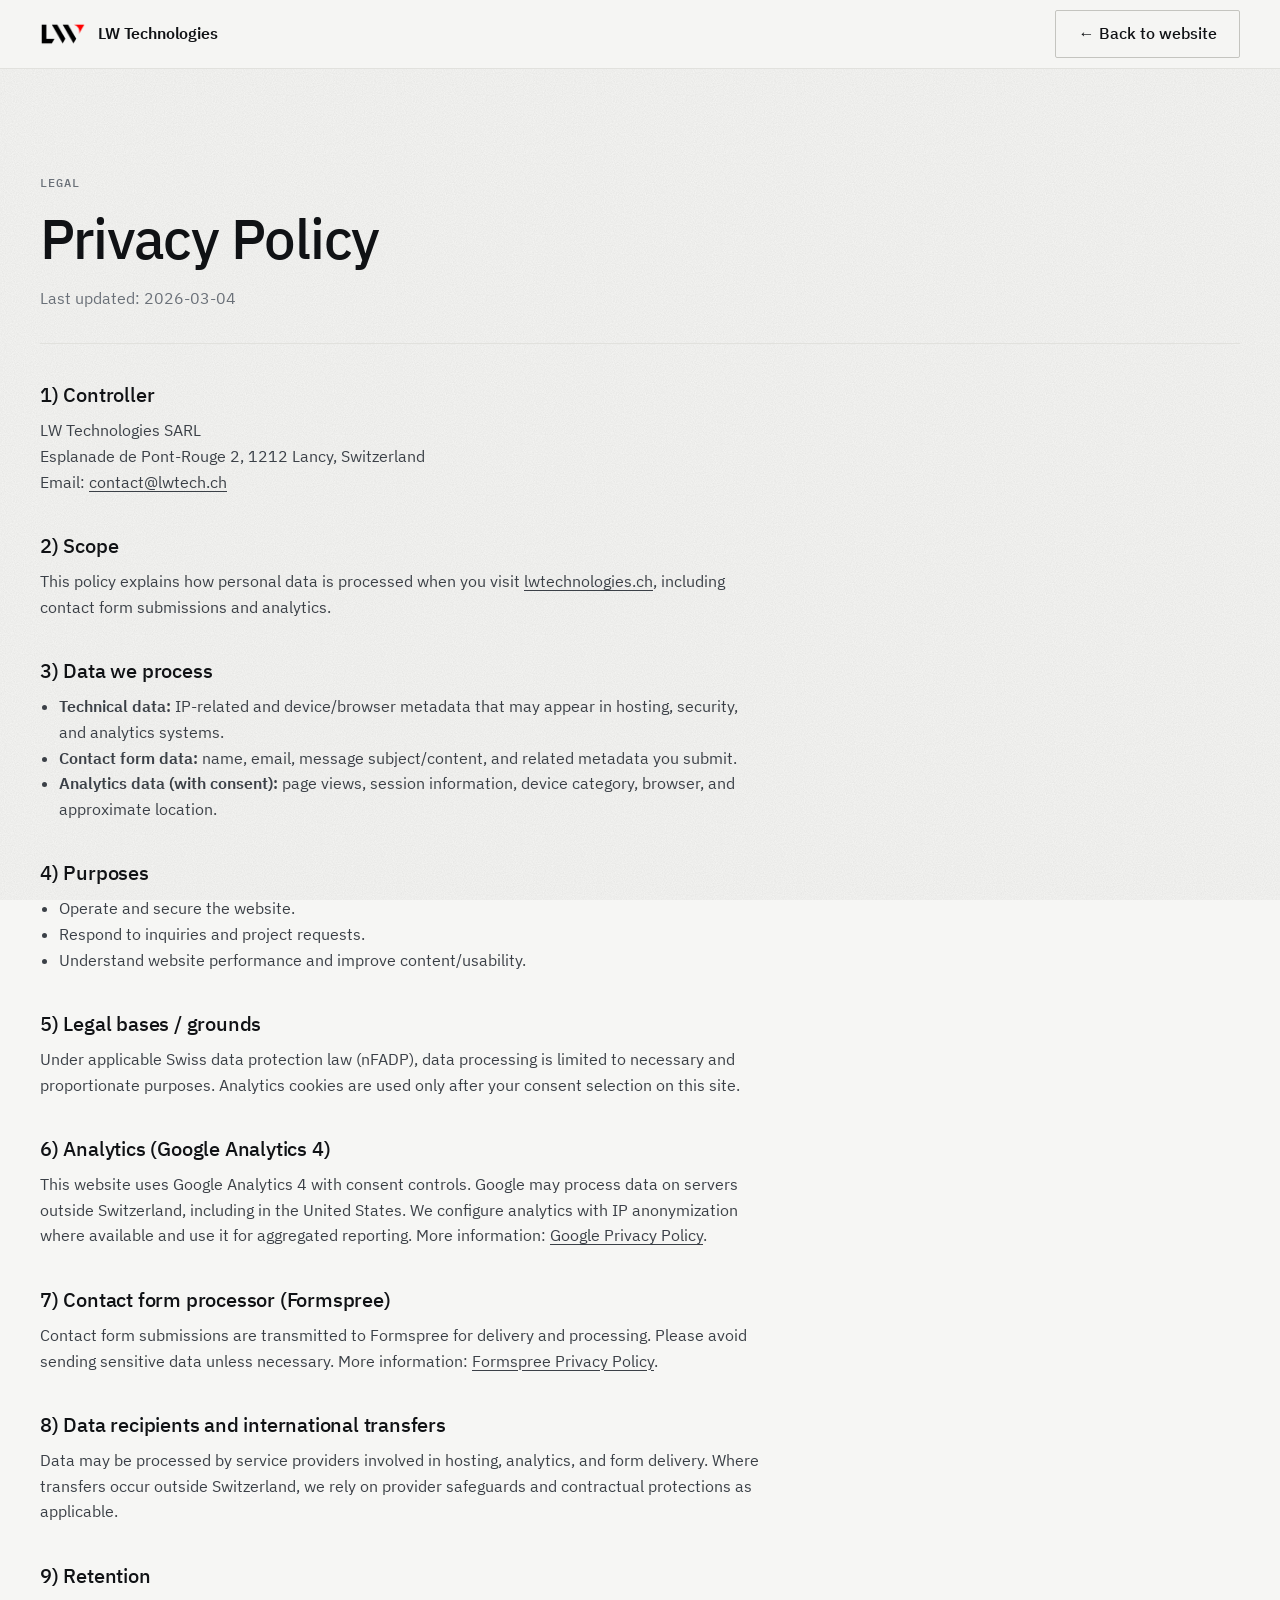
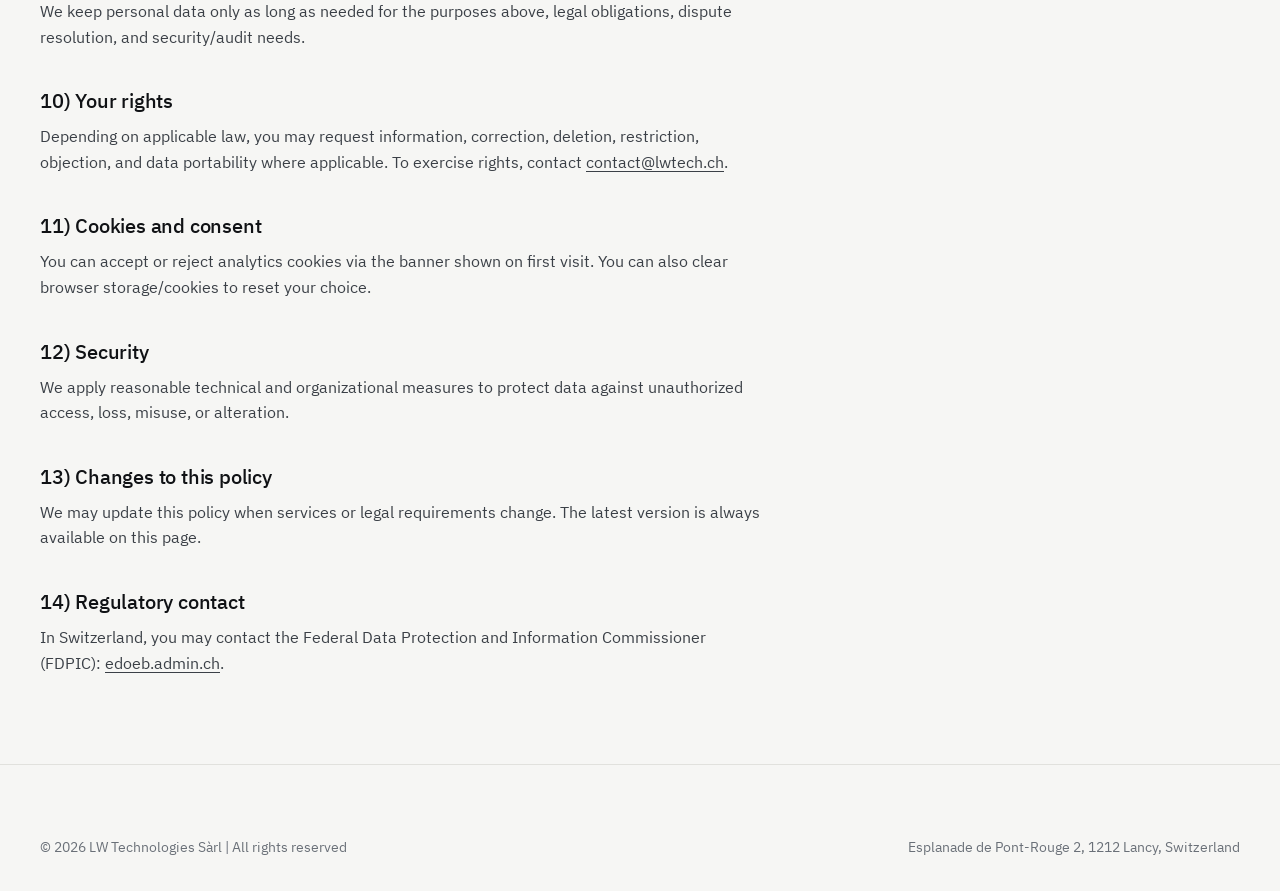
<file: privacy.html>
<!DOCTYPE html>
<html lang="en">
<head>
  <meta charset="UTF-8" />
  <meta name="viewport" content="width=device-width, initial-scale=1.0" />
  <title>Privacy Policy | LW Technologies</title>
  <meta name="description" content="Privacy Policy for LW Technologies website and analytics processing." />
  <meta name="color-scheme" content="dark light" />
  <script>
    (function () {
      var mode = null;
      try {
        mode = localStorage.getItem("lwtech_theme");
      } catch (error) {
      }
      if (mode !== "light" && mode !== "dark") {
        mode = window.matchMedia && window.matchMedia("(prefers-color-scheme: light)").matches ? "light" : "dark";
      }
      document.documentElement.setAttribute("data-theme", mode);
    })();
  </script>
  <link rel="icon" href="favicon.ico" sizes="any" />
  <link rel="icon" type="image/png" sizes="32x32" href="favicon-32.png" />
  <link rel="apple-touch-icon" href="apple-touch-icon.png" />
  <meta name="description" content="Privacy Policy for LW Technologies website and analytics processing." />
  <meta name="robots" content="index, follow" />
  <link rel="canonical" href="https://lwtechnologies.ch/privacy.html" />
  <link rel="preload" href="fonts/ibm-plex-sans-400.woff2" as="font" type="font/woff2" crossorigin />
  <link rel="stylesheet" href="styles.css?v=20261015-32" />
</head>
<body>
  <a class="skip-link" href="#main">Skip to content</a>

  <header class="site-header">
    <div class="container">
      <a class="brand" href="index.html" aria-label="LW Technologies">
        <img class="logo-on-light" src="logo-black.png" alt="" width="46" height="22" />
        <img class="logo-on-dark" src="logo.png" alt="" width="46" height="22" />
        <span>LW Technologies</span>
      </a>
      <a class="btn btn-outline" href="index.html">&larr; Back to website</a>
    </div>
  </header>

  <main id="main" class="legal">
    <div class="container">
      <div class="legal-head">
        <p class="label">Legal</p>
        <h1>Privacy Policy</h1>
        <p>Last updated: 2026-03-04</p>
      </div>
      <article class="legal-body">
      <h2>1) Controller</h2>
      <p>
        LW Technologies SARL<br />
        Esplanade de Pont-Rouge 2, 1212 Lancy, Switzerland<br />
        Email: <a href="mailto:contact@lwtech.ch">contact@lwtech.ch</a>
      </p>

      <h2>2) Scope</h2>
      <p>
        This policy explains how personal data is processed when you visit <a href="https://lwtechnologies.ch/">lwtechnologies.ch</a>,
        including contact form submissions and analytics.
      </p>

      <h2>3) Data we process</h2>
      <ul>
        <li><strong>Technical data:</strong> IP-related and device/browser metadata that may appear in hosting, security, and analytics systems.</li>
        <li><strong>Contact form data:</strong> name, email, message subject/content, and related metadata you submit.</li>
        <li><strong>Analytics data (with consent):</strong> page views, session information, device category, browser, and approximate location.</li>
      </ul>

      <h2>4) Purposes</h2>
      <ul>
        <li>Operate and secure the website.</li>
        <li>Respond to inquiries and project requests.</li>
        <li>Understand website performance and improve content/usability.</li>
      </ul>

      <h2>5) Legal bases / grounds</h2>
      <p>
        Under applicable Swiss data protection law (nFADP), data processing is limited to necessary and proportionate purposes.
        Analytics cookies are used only after your consent selection on this site.
      </p>

      <h2>6) Analytics (Google Analytics 4)</h2>
      <p>
        This website uses Google Analytics 4 with consent controls. Google may process data on servers outside Switzerland,
        including in the United States. We configure analytics with IP anonymization where available and use it for aggregated reporting.
        More information: <a href="https://policies.google.com/privacy" rel="noopener noreferrer" target="_blank">Google Privacy Policy</a>.
      </p>

      <h2>7) Contact form processor (Formspree)</h2>
      <p>
        Contact form submissions are transmitted to Formspree for delivery and processing. Please avoid sending sensitive data unless necessary.
        More information: <a href="https://formspree.io/legal/privacy-policy/" rel="noopener noreferrer" target="_blank">Formspree Privacy Policy</a>.
      </p>

      <h2>8) Data recipients and international transfers</h2>
      <p>
        Data may be processed by service providers involved in hosting, analytics, and form delivery. Where transfers occur outside Switzerland,
        we rely on provider safeguards and contractual protections as applicable.
      </p>

      <h2>9) Retention</h2>
      <p>
        We keep personal data only as long as needed for the purposes above, legal obligations, dispute resolution, and security/audit needs.
      </p>

      <h2>10) Your rights</h2>
      <p>
        Depending on applicable law, you may request information, correction, deletion, restriction, objection, and data portability where applicable.
        To exercise rights, contact <a href="mailto:contact@lwtech.ch">contact@lwtech.ch</a>.
      </p>

      <h2>11) Cookies and consent</h2>
      <p>
        You can accept or reject analytics cookies via the banner shown on first visit. You can also clear browser storage/cookies to reset your choice.
      </p>

      <h2>12) Security</h2>
      <p>
        We apply reasonable technical and organizational measures to protect data against unauthorized access, loss, misuse, or alteration.
      </p>

      <h2>13) Changes to this policy</h2>
      <p>
        We may update this policy when services or legal requirements change. The latest version is always available on this page.
      </p>

      <h2>14) Regulatory contact</h2>
      <p>
        In Switzerland, you may contact the Federal Data Protection and Information Commissioner (FDPIC):
        <a href="https://www.edoeb.admin.ch/" rel="noopener noreferrer" target="_blank">edoeb.admin.ch</a>.
      </p>
      </article>
    </div>
  </main>

  <footer class="site-footer">
    <div class="container">
      <div class="footer-bottom footer-bottom-solo">
        <p>&copy; 2026 LW Technologies S&agrave;rl | All rights reserved</p>
        <p>Esplanade de Pont-Rouge 2, 1212 Lancy, Switzerland</p>
      </div>
    </div>
  </footer>
</body>
</html>
</file>
<file: styles.css>
/* LW Technologies — shared site styles
   Theme: html[data-theme] is set to "light" or "dark" by an inline script in <head>. */

@font-face {
  font-family: "IBM Plex Sans";
  font-style: normal;
  font-weight: 400;
  font-display: swap;
  src: url("fonts/ibm-plex-sans-400.woff2") format("woff2");
}
@font-face {
  font-family: "IBM Plex Sans";
  font-style: normal;
  font-weight: 500;
  font-display: swap;
  src: url("fonts/ibm-plex-sans-500.woff2") format("woff2");
}
@font-face {
  font-family: "IBM Plex Sans";
  font-style: normal;
  font-weight: 600;
  font-display: swap;
  src: url("fonts/ibm-plex-sans-600.woff2") format("woff2");
}
@font-face {
  font-family: "IBM Plex Mono";
  font-style: normal;
  font-weight: 400;
  font-display: swap;
  src: url("fonts/ibm-plex-mono-400.woff2") format("woff2");
}
@font-face {
  font-family: "IBM Plex Mono";
  font-style: normal;
  font-weight: 500;
  font-display: swap;
  src: url("fonts/ibm-plex-mono-500.woff2") format("woff2");
}

/* ---------- Tokens ---------- */

:root {
  color-scheme: light;
  --bg: #f6f6f4;
  --surface: #ffffff;
  --ink: #101215;
  --ink-2: #3b4047;
  --muted: #6a7078;
  --line: #e1e1dd;
  --line-strong: #c4c4bf;
  --accent: #e10600;
  --accent-hover: #b80500;
  --on-accent: #ffffff;
  --btn-bg: #e10600;
  --btn-bg-hover: #b80500;
  --btn-ink: #ffffff;
  --focus: #e10600;
  --success: #1d7a46;
  --danger: #b80500;

  --font-sans: "IBM Plex Sans", "Helvetica Neue", Arial, sans-serif;
  --font-mono: "IBM Plex Mono", ui-monospace, "SFMono-Regular", Menlo, monospace;

  --container: 1240px;
  --gutter: clamp(16px, 4vw, 40px);
  --header-h: 68px;
  --radius: 2px;
}

:root[data-theme="dark"] {
  color-scheme: dark;
  --bg: #0e1013;
  --surface: #16191d;
  --ink: #f1f2f4;
  --ink-2: #c4c8ce;
  --muted: #8d939b;
  --line: #262a30;
  --line-strong: #3b4048;
  --accent: #ff3b30;
  --accent-hover: #ff6259;
  --on-accent: #0e1013;
  --focus: #ff3b30;
  --success: #4cc283;
  --danger: #ff6259;
}

/* ---------- Base ---------- */

*,
*::before,
*::after {
  box-sizing: border-box;
}

html {
  scroll-behavior: smooth;
  scroll-padding-top: calc(var(--header-h) + 16px);
  -webkit-text-size-adjust: 100%;
}

@media (prefers-reduced-motion: reduce) {
  html {
    scroll-behavior: auto;
  }
  *,
  *::before,
  *::after {
    transition: none !important;
  }
}

body {
  margin: 0;
  background: var(--bg);
  color: var(--ink);
  font-family: var(--font-sans);
  font-size: 1rem;
  line-height: 1.6;
  -webkit-font-smoothing: antialiased;
  text-rendering: optimizeLegibility;
}

/* Faint paper grain behind the page */
body::before {
  content: "";
  position: fixed;
  inset: 0;
  z-index: -1;
  pointer-events: none;
  background-image: url("data:image/svg+xml,%3Csvg xmlns='http://www.w3.org/2000/svg' width='200' height='200'%3E%3Cfilter id='n'%3E%3CfeTurbulence type='fractalNoise' baseFrequency='.9' numOctaves='3' stitchTiles='stitch'/%3E%3CfeColorMatrix values='0 0 0 0 0 0 0 0 0 0 0 0 0 0 0 0 0 0 .55 0'/%3E%3C/filter%3E%3Crect width='100%25' height='100%25' filter='url(%23n)'/%3E%3C/svg%3E");
  background-size: 200px 200px;
  opacity: 0.12;
}
:root[data-theme="dark"] body::before {
  filter: invert(1);
  opacity: 0.08;
}

img {
  display: block;
  max-width: 100%;
  height: auto;
}

a {
  color: inherit;
  text-decoration-thickness: 1px;
  text-underline-offset: 0.2em;
}

h1,
h2,
h3 {
  margin: 0;
  font-weight: 500;
  letter-spacing: -0.02em;
  line-height: 1.1;
}

p {
  margin: 0;
}

:focus-visible {
  outline: 2px solid var(--focus);
  outline-offset: 3px;
}

.container {
  width: 100%;
  max-width: calc(var(--container) + var(--gutter) * 2);
  margin: 0 auto;
  padding: 0 var(--gutter);
}

.sr-only {
  position: absolute;
  width: 1px;
  height: 1px;
  padding: 0;
  margin: -1px;
  overflow: hidden;
  clip: rect(0, 0, 0, 0);
  white-space: nowrap;
  border: 0;
}

.skip-link {
  position: absolute;
  left: var(--gutter);
  top: -100px;
  z-index: 100;
  padding: 0.6rem 1rem;
  background: var(--ink);
  color: var(--bg);
  text-decoration: none;
  font-weight: 500;
}
.skip-link:focus {
  top: 12px;
}

.label {
  font-family: var(--font-mono);
  font-size: 0.75rem;
  font-weight: 500;
  letter-spacing: 0.08em;
  text-transform: uppercase;
  color: var(--muted);
}

/* ---------- Buttons & links ---------- */

.btn {
  display: inline-flex;
  align-items: center;
  justify-content: center;
  gap: 0.6rem;
  min-height: 48px;
  padding: 0 1.4rem;
  border: 1px solid transparent;
  border-radius: var(--radius);
  font: inherit;
  font-weight: 500;
  text-decoration: none;
  cursor: pointer;
  transition: background-color 0.15s ease, border-color 0.15s ease, color 0.15s ease;
}
.btn-primary {
  background: var(--btn-bg);
  color: var(--btn-ink);
}
.btn-primary:hover {
  background: var(--btn-bg-hover);
}
.btn-outline {
  border-color: var(--line-strong);
  color: var(--ink);
}
.btn-outline:hover {
  border-color: var(--ink);
}
.btn .arrow {
  width: 16px;
  height: 16px;
  transition: transform 0.15s ease;
}
.btn:hover .arrow {
  transform: translateX(3px);
}
.btn[disabled] {
  opacity: 0.6;
  cursor: progress;
}

.link-button {
  border: 0;
  padding: 0;
  background: none;
  color: inherit;
  font: inherit;
  text-decoration: underline;
  text-decoration-thickness: 1px;
  text-underline-offset: 0.2em;
  cursor: pointer;
}

/* ---------- Header ---------- */

.site-header {
  position: sticky;
  top: 0;
  z-index: 50;
  background: color-mix(in srgb, var(--bg) 92%, transparent);
  backdrop-filter: saturate(1.4) blur(10px);
  -webkit-backdrop-filter: saturate(1.4) blur(10px);
  border-bottom: 1px solid var(--line);
}
.site-header .container {
  display: flex;
  align-items: center;
  justify-content: space-between;
  gap: 1.5rem;
  height: var(--header-h);
}

.brand {
  display: inline-flex;
  align-items: center;
  gap: 0.75rem;
  text-decoration: none;
  font-weight: 600;
  letter-spacing: -0.01em;
  white-space: nowrap;
}
.brand img {
  width: 46px;
  height: auto;
}
.logo-on-dark {
  display: none !important;
}
:root[data-theme="dark"] .logo-on-light {
  display: none !important;
}
:root[data-theme="dark"] .logo-on-dark {
  display: block !important;
}

.primary-nav ul {
  display: flex;
  gap: 2rem;
  margin: 0;
  padding: 0;
  list-style: none;
}
.primary-nav a {
  position: relative;
  display: inline-block;
  padding: 0.4rem 0;
  font-size: 0.95rem;
  color: var(--ink-2);
  text-decoration: none;
  transition: color 0.15s ease;
}
.primary-nav a::after {
  content: "";
  position: absolute;
  left: 0;
  right: 0;
  bottom: 0;
  height: 1px;
  background: var(--ink);
  transform: scaleX(0);
  transform-origin: left;
  transition: transform 0.2s ease;
}
.primary-nav a:hover,
.primary-nav a[aria-current="true"] {
  color: var(--ink);
}
.primary-nav a:hover::after,
.primary-nav a[aria-current="true"]::after {
  transform: scaleX(1);
}

.header-controls {
  display: flex;
  align-items: center;
  gap: 0.5rem;
}

.icon-button {
  display: inline-flex;
  align-items: center;
  justify-content: center;
  width: 40px;
  height: 40px;
  padding: 0;
  border: 1px solid var(--line);
  border-radius: var(--radius);
  background: transparent;
  color: var(--ink);
  cursor: pointer;
  transition: border-color 0.15s ease;
}
.icon-button:hover {
  border-color: var(--line-strong);
}
.icon-button svg {
  width: 18px;
  height: 18px;
  fill: none;
  stroke: currentColor;
  stroke-width: 1.6;
  stroke-linecap: round;
  stroke-linejoin: round;
}

.lang-switch {
  position: relative;
}
.lang-trigger {
  width: auto;
  min-width: 52px;
  padding: 0 0.7rem;
  gap: 0.35rem;
  font-family: var(--font-mono);
  font-size: 0.8rem;
  font-weight: 500;
  letter-spacing: 0.04em;
}
.lang-trigger svg {
  width: 12px;
  height: 12px;
  transition: transform 0.15s ease;
}
.lang-switch.open .lang-trigger svg {
  transform: rotate(180deg);
}
.lang-menu {
  position: absolute;
  top: calc(100% + 6px);
  right: 0;
  min-width: 140px;
  margin: 0;
  padding: 4px;
  list-style: none;
  background: var(--surface);
  border: 1px solid var(--line);
  border-radius: var(--radius);
  box-shadow: 0 12px 32px rgba(0, 0, 0, 0.08);
  opacity: 0;
  visibility: hidden;
  transform: translateY(-4px);
  transition: opacity 0.15s ease, transform 0.15s ease, visibility 0.15s;
}
.lang-switch.open .lang-menu {
  opacity: 1;
  visibility: visible;
  transform: none;
}
.lang-menu a {
  display: flex;
  justify-content: space-between;
  gap: 1rem;
  padding: 0.5rem 0.7rem;
  font-size: 0.9rem;
  text-decoration: none;
  color: var(--ink-2);
}
.lang-menu a span {
  font-family: var(--font-mono);
  font-size: 0.75rem;
  color: var(--muted);
}
.lang-menu a:hover,
.lang-menu a:focus-visible {
  background: var(--bg);
  color: var(--ink);
  outline-offset: -2px;
}
.lang-menu a.active {
  color: var(--ink);
  font-weight: 500;
}
.lang-menu a.active span {
  color: var(--accent);
}

.menu-toggle {
  display: none;
}
.menu-toggle .icon-close {
  display: none;
}
.menu-open .menu-toggle .icon-open {
  display: none;
}
.menu-open .menu-toggle .icon-close {
  display: block;
}

/* ---------- Sections ---------- */

main > section,
.site-footer {
  border-top: 1px solid var(--line);
}

.section {
  padding: clamp(4rem, 9vw, 7.5rem) 0;
}

.section-grid {
  display: grid;
  grid-template-columns: minmax(0, 3fr) minmax(0, 9fr);
  gap: 2rem clamp(2rem, 4vw, 4rem);
}

.section-index {
  display: flex;
  gap: 0.75rem;
  align-items: baseline;
}
.section-index .num {
  color: var(--accent);
}

.section-title {
  font-size: clamp(1.9rem, 3.6vw, 3rem);
  max-width: 22ch;
}

.section-lede {
  margin-top: 1.5rem;
  max-width: 62ch;
  font-size: 1.125rem;
  color: var(--ink-2);
}

.subsection {
  margin-top: clamp(3.5rem, 7vw, 5.5rem);
}
.subsection-title {
  font-size: clamp(1.35rem, 2.2vw, 1.75rem);
  max-width: 30ch;
}

/* ---------- Hero ---------- */

.hero {
  padding: clamp(3.5rem, 8vw, 6.5rem) 0 0;
  overflow: hidden;
}
.hero .container {
  position: relative;
}

/* Ducted-thruster drawing in the top-right corner (generated by tools/hero-art.py). It bleeds to the
   right edge of the window, fades towards the title and stays faint; hidden on narrow screens. */
.hero-art {
  position: absolute;
  top: -7.5rem;
  right: calc((100% - 100vw) / 2);
  width: min(54vw, 840px);
  height: auto;
  opacity: 0.3;
  pointer-events: none;
}
.hero-art .part { fill: var(--surface); stroke: var(--ink); stroke-width: 1.5; stroke-linejoin: round; }
.hero-art .part.thin-stroke { stroke-width: 1; }
.hero-art .section { stroke: var(--ink); stroke-width: 1.5; stroke-linejoin: round; }
.hero-art .hatch { stroke: var(--line-strong); stroke-width: 1; }
.hero-art .outline { fill: none; stroke: var(--ink); stroke-width: 1.3; stroke-linejoin: round; }
.hero-art .ink-fill { fill: var(--ink); }
.hero-art .stream { fill: none; stroke: var(--line-strong); stroke-width: 1; }
.hero-art .particle,
.hero-art .particle-accent { fill: none; stroke-width: 2.5; stroke-linecap: round; }
.hero-art .particle { stroke: var(--ink-2); }
.hero-art .particle-accent { stroke: var(--accent); }
.hero-art .blade-shape { fill: var(--surface); stroke: var(--ink); stroke-width: 1.2; stroke-linejoin: round; }
.hero-art .lam { stroke: var(--line-strong); stroke-width: 1; }
.hero-art .winding { fill: var(--line-strong); stroke: var(--ink-2); stroke-width: 1; }
.hero-art .band-n { fill: var(--ink); }
.hero-art .band-s { fill: var(--line-strong); }
.hero-art .shaft { stroke: var(--ink); stroke-width: 4; stroke-linecap: round; }
.hero-art .board-ring { fill: var(--bg); stroke: var(--ink); stroke-width: 1.5; }
.hero-art .chip-body { fill: var(--ink); }
.hero-art .cable-line { fill: none; stroke: var(--ink-2); stroke-width: 3; stroke-linecap: round; }
.hero-art .pulse-line { fill: none; stroke: var(--accent); stroke-width: 3; stroke-linecap: round; }

@media (max-width: 1200px) {
  .hero-art {
    top: -5rem;
    width: 60vw;
    opacity: 0.22;
  }
}
@media (max-width: 900px) {
  .hero-art {
    display: none;
  }
}

.hero-eyebrow {
  display: flex;
  flex-wrap: wrap;
  align-items: center;
  gap: 0.6rem 1rem;
  margin-bottom: 1.75rem;
}
.hero-eyebrow .dot {
  width: 6px;
  height: 6px;
  background: var(--accent);
}
.hero h1 {
  font-size: clamp(2.5rem, 6.4vw, 5.25rem);
  line-height: 1.02;
  letter-spacing: -0.035em;
  max-width: 15ch;
}
.hero-body {
  display: grid;
  grid-template-columns: minmax(0, 7fr) minmax(0, 5fr);
  gap: 2rem clamp(2rem, 5vw, 5rem);
  align-items: end;
  margin-top: clamp(2rem, 4vw, 3rem);
}
.hero-desc {
  max-width: 56ch;
  font-size: clamp(1.05rem, 1.4vw, 1.2rem);
  color: var(--ink-2);
}
.hero-actions {
  display: flex;
  flex-wrap: wrap;
  gap: 0.75rem;
  justify-content: flex-end;
}

.hero-photo {
  margin: clamp(3rem, 6vw, 4.5rem) 0 0;
  border: 1px solid var(--line);
  overflow: hidden;
}
.hero-photo img {
  width: 100%;
  aspect-ratio: 2 / 1;
  object-fit: cover;
}
.hero .facts {
  margin-top: clamp(3rem, 6vw, 4.5rem);
  border-top: 1px solid var(--line);
}

.facts {
  display: grid;
  grid-template-columns: repeat(4, minmax(0, 1fr));
  margin: 0;
  padding: 0;
  list-style: none;
  border-left: 1px solid var(--line);
}
.facts li {
  position: relative;
  padding: 1.5rem 1.5rem 2rem;
  background: var(--surface);
  border-right: 1px solid var(--line);
  border-bottom: 1px solid var(--line);
  transition: background-color 0.2s ease;
}
.facts li::before {
  content: "";
  position: absolute;
  left: -1px;
  right: -1px;
  top: -1px;
  height: 2px;
  background: var(--ink);
  transform: scaleX(0);
  transform-origin: left;
  transition: transform 0.25s ease;
}
.facts li:hover::before {
  transform: scaleX(1);
}
.fact-head {
  display: flex;
  align-items: flex-start;
  justify-content: space-between;
  margin-bottom: 1.75rem;
}
.facts .label {
  color: var(--accent);
}
.fact-icon {
  width: 36px;
  height: 36px;
  color: var(--ink);
  fill: none;
  stroke: currentColor;
  stroke-width: 1.4;
  stroke-linecap: round;
  stroke-linejoin: round;
}
.facts strong {
  display: block;
  font-size: 1.15rem;
  font-weight: 500;
  letter-spacing: -0.01em;
}
.facts span:last-child {
  display: block;
  margin-top: 0.35rem;
  font-size: 0.92rem;
  color: var(--muted);
}

/* ---------- About ---------- */

.about-body {
  display: grid;
  grid-template-columns: minmax(0, 6fr) minmax(0, 3fr);
  gap: 2rem clamp(2rem, 4vw, 4rem);
  margin-top: 2.5rem;
}
.about-body p {
  font-size: 1.125rem;
  color: var(--ink-2);
  max-width: 62ch;
}
.sector-list {
  margin: 0.9rem 0 0;
  padding: 0;
  list-style: none;
  border-top: 1px solid var(--line);
}
.sector-list li {
  display: flex;
  justify-content: space-between;
  gap: 1rem;
  padding: 0.75rem 0;
  border-bottom: 1px solid var(--line);
  font-weight: 500;
}
.sector-list li .label {
  font-weight: 400;
}

/* ---------- Services ---------- */

.service-grid {
  display: grid;
  grid-template-columns: repeat(3, minmax(0, 1fr));
  gap: clamp(1.5rem, 3vw, 2.5rem);
  margin-top: 3rem;
}
.service {
  padding-top: 1.5rem;
  border-top: 2px solid var(--ink);
}
.service .label {
  display: block;
  margin-bottom: 2.5rem;
}
.service h3 {
  font-size: 1.35rem;
  margin-bottom: 0.9rem;
}
.service p {
  color: var(--ink-2);
}

.process {
  display: grid;
  grid-template-columns: repeat(4, minmax(0, 1fr));
  margin: 2.5rem 0 0;
  padding: 0;
  list-style: none;
  counter-reset: step;
}
.process li {
  position: relative;
  padding: 0 1.5rem 0 0;
}
.process-marker {
  display: flex;
  align-items: center;
  gap: 0.75rem;
  margin-bottom: 1.5rem;
}
.process-marker::after {
  content: "";
  flex: 1;
  height: 1px;
  background: var(--line-strong);
}
.process li:last-child .process-marker::after {
  background: linear-gradient(90deg, var(--line-strong), transparent);
}
.process-marker .num {
  display: inline-flex;
  align-items: center;
  justify-content: center;
  width: 36px;
  height: 36px;
  border: 1px solid var(--ink);
  font-family: var(--font-mono);
  font-size: 0.8rem;
  font-weight: 500;
}
.process li:first-child .process-marker .num {
  background: var(--ink);
  color: var(--bg);
}
.process h4 {
  margin: 0 0 0.6rem;
  font-size: 1.1rem;
  font-weight: 500;
  letter-spacing: -0.01em;
}
.process p {
  font-size: 0.95rem;
  color: var(--ink-2);
}

/* ---------- Projects ---------- */

.project-grid {
  display: grid;
  grid-template-columns: repeat(3, minmax(0, 1fr));
  gap: clamp(1.5rem, 3vw, 2.5rem);
  margin-top: 3rem;
}
.project {
  display: flex;
  flex-direction: column;
}
.project-media {
  position: relative;
  overflow: hidden;
  border: 1px solid var(--line);
  background: var(--surface);
}
.project-media img {
  width: 100%;
  aspect-ratio: 4 / 3;
  object-fit: cover;
  transition: transform 0.4s ease;
}
.project:hover .project-media img {
  transform: scale(1.025);
}
.project-meta {
  display: flex;
  justify-content: space-between;
  gap: 1rem;
  margin-top: 1.1rem;
}
.project-meta .tag {
  color: var(--accent);
}
.project h3 {
  margin-top: 0.6rem;
  font-size: 1.2rem;
  letter-spacing: -0.01em;
}
.project p {
  margin-top: 0.5rem;
  font-size: 0.95rem;
  color: var(--ink-2);
}

/* ---------- FAQ ---------- */

.faq-list {
  margin-top: 2.5rem;
  border-top: 1px solid var(--line);
}
.faq-item {
  border-bottom: 1px solid var(--line);
}
.faq-item summary {
  display: flex;
  justify-content: space-between;
  align-items: center;
  gap: 1.5rem;
  padding: 1.4rem 0;
  font-size: 1.1rem;
  font-weight: 500;
  letter-spacing: -0.01em;
  cursor: pointer;
  list-style: none;
}
.faq-item summary::-webkit-details-marker {
  display: none;
}
.faq-item summary:hover {
  color: var(--ink-2);
}
.faq-icon {
  position: relative;
  flex-shrink: 0;
  width: 14px;
  height: 14px;
}
.faq-icon::before,
.faq-icon::after {
  content: "";
  position: absolute;
  left: 0;
  top: 50%;
  width: 100%;
  height: 1.5px;
  margin-top: -0.75px;
  background: currentColor;
  transition: transform 0.2s ease;
}
.faq-icon::after {
  transform: rotate(90deg);
}
.faq-item[open] .faq-icon::after {
  transform: rotate(0deg);
}
.faq-item p {
  padding: 0 3rem 1.6rem 0;
  max-width: 70ch;
  color: var(--ink-2);
}

/* ---------- Contact (inverted band) ---------- */

.section-invert {
  --bg: #101215;
  --surface: #181b1f;
  --ink: #f1f2f4;
  --ink-2: #c4c8ce;
  --muted: #8d939b;
  --line: #2a2e34;
  --line-strong: #474c54;
  --accent: #ff3b30;
  --accent-hover: #ff6259;
  --on-accent: #101215;
  --focus: #ff3b30;
  --success: #4cc283;
  --danger: #ff6259;
  background: var(--bg);
  color: var(--ink);
  border-top-color: var(--bg) !important;
}
:root[data-theme="dark"] .section-invert {
  --bg: #16191d;
  --surface: #1d2126;
  --line: #2c3036;
}

.contact-grid {
  display: grid;
  grid-template-columns: minmax(0, 5fr) minmax(0, 7fr);
  gap: 3rem clamp(2rem, 6vw, 6rem);
  margin-top: 1.75rem;
}
.contact-details {
  margin: 2.5rem 0 0;
  padding: 0;
  border-top: 1px solid var(--line);
}
.contact-details div {
  display: grid;
  grid-template-columns: minmax(90px, 1fr) 3fr;
  gap: 1rem;
  padding: 1rem 0;
  border-bottom: 1px solid var(--line);
}
.contact-details dt {
  padding-top: 0.2rem;
}
.contact-details dd {
  margin: 0;
}
.contact-details a {
  text-decoration: none;
  border-bottom: 1px solid var(--line-strong);
}
.contact-details a:hover {
  border-color: var(--ink);
}

.contact-form {
  display: grid;
  grid-template-columns: 1fr 1fr;
  gap: 1.5rem 1.25rem;
}
.field {
  display: grid;
  gap: 0.5rem;
}
.field-full {
  grid-column: 1 / -1;
}
.field input,
.field textarea {
  width: 100%;
  padding: 0.85rem 0.9rem;
  border: 1px solid var(--line-strong);
  border-radius: var(--radius);
  background: var(--surface);
  color: var(--ink);
  font: inherit;
  transition: border-color 0.15s ease;
}
.field input:hover,
.field textarea:hover {
  border-color: var(--muted);
}
.field input:focus,
.field textarea:focus {
  border-color: var(--ink);
  outline: none;
}
.field input:focus-visible,
.field textarea:focus-visible {
  outline: 2px solid var(--focus);
  outline-offset: 1px;
}
.field textarea {
  min-height: 160px;
  resize: vertical;
}
.field ::placeholder {
  color: var(--muted);
  opacity: 1;
}
.form-footer {
  grid-column: 1 / -1;
  display: flex;
  flex-wrap: wrap;
  align-items: center;
  gap: 1rem 1.5rem;
}
.form-status {
  font-size: 0.95rem;
}
.form-status[data-state="success"] {
  color: var(--success);
}
.form-status[data-state="error"] {
  color: var(--danger);
}
.honeypot {
  display: none;
}

/* ---------- Footer ---------- */

.site-footer {
  padding: clamp(3rem, 6vw, 4.5rem) 0 2rem;
  font-size: 0.95rem;
}
.footer-grid {
  display: grid;
  grid-template-columns: minmax(0, 5fr) repeat(3, minmax(0, 2fr));
  gap: 2.5rem 2rem;
}
.footer-brand p {
  margin-top: 1.25rem;
  max-width: 34ch;
  color: var(--muted);
}
.footer-col h2 {
  margin-bottom: 1rem;
}
.footer-col ul {
  display: grid;
  gap: 0.55rem;
  margin: 0;
  padding: 0;
  list-style: none;
}
.footer-col a,
.footer-col .link-button {
  color: var(--ink-2);
  text-decoration: none;
}
.footer-col a:hover,
.footer-col .link-button:hover {
  color: var(--ink);
  text-decoration: underline;
}
.footer-col address {
  font-style: normal;
  color: var(--ink-2);
}
.footer-bottom {
  display: flex;
  flex-wrap: wrap;
  justify-content: space-between;
  gap: 0.75rem 2rem;
  margin-top: clamp(2.5rem, 5vw, 4rem);
  padding-top: 1.5rem;
  border-top: 1px solid var(--line);
  color: var(--muted);
  font-size: 0.85rem;
}

/* ---------- Consent banner ---------- */

.consent-banner {
  position: fixed;
  left: var(--gutter);
  bottom: var(--gutter);
  z-index: 60;
  display: none;
  max-width: 420px;
  padding: 1.1rem 1.2rem;
  background: var(--surface);
  border: 1px solid var(--line-strong);
  border-radius: var(--radius);
  box-shadow: 0 16px 40px rgba(0, 0, 0, 0.12);
  font-size: 0.9rem;
  color: var(--ink-2);
}
.consent-banner.show {
  display: block;
}
.consent-actions {
  display: flex;
  gap: 0.5rem;
  margin-top: 0.9rem;
}
.consent-actions .btn {
  min-height: 38px;
  padding: 0 1rem;
  font-size: 0.9rem;
}

/* ---------- Legal page ---------- */

.legal {
  padding: clamp(3rem, 7vw, 5.5rem) 0;
}
.legal-head {
  padding-bottom: 2rem;
  border-bottom: 1px solid var(--line);
}
.legal-head h1 {
  margin-top: 1rem;
  font-size: clamp(2.2rem, 5vw, 3.5rem);
}
.legal-head p {
  margin-top: 1rem;
  color: var(--muted);
}
.legal-body {
  max-width: 72ch;
  margin-top: 2.5rem;
}
.legal-body h2 {
  margin: 2.5rem 0 0.75rem;
  font-size: 1.25rem;
  letter-spacing: -0.01em;
}
.legal-body p,
.legal-body li {
  color: var(--ink-2);
}
.legal-body p + p {
  margin-top: 0.75rem;
}
.legal-body ul {
  margin: 0.5rem 0 0;
  padding-left: 1.2rem;
}

/* ---------- Motion ----------
   Hero: CSS-only entrance on load. Sections: site.js adds .reveal to elements off screen and
   .is-visible when they scroll into view, again each time they come back. Nothing is hidden without JavaScript. */

@media (prefers-reduced-motion: no-preference) {
  .hero-eyebrow,
  .hero h1,
  .hero-body,
  .hero .facts {
    animation: rise 1s cubic-bezier(0.2, 0.7, 0.2, 1) both;
  }
  .hero h1 { animation-delay: 0.08s; }
  .hero-body { animation-delay: 0.18s; }
  .hero .facts { animation-delay: 0.3s; }
  .hero-art {
    animation: rise 1.2s cubic-bezier(0.2, 0.7, 0.2, 1) 0.25s both;
  }

  .reveal {
    opacity: 0;
    transform: translateY(16px);
    transition: opacity 0.95s ease, transform 1.05s cubic-bezier(0.2, 0.7, 0.2, 1);
    transition-delay: var(--reveal-delay, 0s);
  }
  .reveal[data-from="above"] {
    transform: translateY(-16px);
  }
  .reveal.is-visible {
    opacity: 1;
    transform: none;
  }

  .process li.reveal .process-marker::after {
    transform: scaleX(0);
    transform-origin: left;
    transition: transform 0.9s cubic-bezier(0.2, 0.7, 0.2, 1);
    transition-delay: calc(var(--reveal-delay, 0s) + 0.25s);
  }
  .process li.reveal.is-visible .process-marker::after {
    transform: scaleX(1);
  }

  /* Rules that draw themselves left to right when their block is revealed.
     The real border is hidden only while .reveal is set, so it stays a plain line otherwise. */
  .service.reveal,
  .about-body.reveal .sector-list,
  .faq-list.reveal,
  .contact-grid.reveal .contact-details {
    border-top-color: transparent;
  }
  .about-body.reveal .sector-list li,
  .faq-list.reveal .faq-item,
  .contact-grid.reveal .contact-details > div {
    border-bottom-color: transparent;
  }
  .service.reveal,
  .about-body.reveal .sector-list,
  .about-body.reveal .sector-list li,
  .faq-list.reveal,
  .faq-list.reveal .faq-item,
  .contact-grid.reveal .contact-details,
  .contact-grid.reveal .contact-details > div {
    position: relative;
  }
  .service.reveal::before,
  .about-body.reveal .sector-list::before,
  .faq-list.reveal::before,
  .contact-grid.reveal .contact-details::before,
  .about-body.reveal .sector-list li::after,
  .faq-list.reveal .faq-item::after,
  .contact-grid.reveal .contact-details > div::after {
    content: "";
    position: absolute;
    left: 0;
    right: 0;
    height: 1px;
    background: var(--line);
    transform: scaleX(0);
    transform-origin: left;
    transition: transform 0.9s cubic-bezier(0.2, 0.7, 0.2, 1);
    transition-delay: calc(var(--reveal-delay, 0s) + var(--line-delay, 0.2s));
  }
  .service.reveal::before {
    top: -2px;
    height: 2px;
    background: var(--ink);
  }
  .about-body.reveal .sector-list::before,
  .faq-list.reveal::before,
  .contact-grid.reveal .contact-details::before {
    top: -1px;
  }
  .about-body.reveal .sector-list li::after,
  .faq-list.reveal .faq-item::after,
  .contact-grid.reveal .contact-details > div::after {
    bottom: -1px;
  }
  .sector-list li:nth-child(1),
  .faq-item:nth-child(1),
  .contact-details > div:nth-child(1) { --line-delay: 0.3s; }
  .sector-list li:nth-child(2),
  .faq-item:nth-child(2),
  .contact-details > div:nth-child(2) { --line-delay: 0.4s; }
  .sector-list li:nth-child(3),
  .faq-item:nth-child(3) { --line-delay: 0.5s; }
  .sector-list li:nth-child(n + 4),
  .faq-item:nth-child(n + 4) { --line-delay: 0.6s; }

  .service.reveal.is-visible::before,
  .about-body.reveal.is-visible .sector-list::before,
  .faq-list.reveal.is-visible::before,
  .contact-grid.reveal.is-visible .contact-details::before,
  .about-body.reveal.is-visible .sector-list li::after,
  .faq-list.reveal.is-visible .faq-item::after,
  .contact-grid.reveal.is-visible .contact-details > div::after {
    transform: scaleX(1);
  }
}

@keyframes rise {
  from {
    opacity: 0;
    transform: translateY(14px);
  }
}

/* ---------- Responsive ---------- */

@media (max-width: 1080px) {
  .primary-nav ul {
    gap: 1.4rem;
  }
  .facts {
    grid-template-columns: repeat(2, minmax(0, 1fr));
  }
  .footer-grid {
    grid-template-columns: repeat(3, minmax(0, 1fr));
  }
  .footer-brand {
    grid-column: 1 / -1;
  }
}

@media (max-width: 900px) {
  .menu-toggle {
    display: inline-flex;
  }
  .primary-nav {
    position: fixed;
    top: var(--header-h);
    left: 0;
    right: 0;
    bottom: 0;
    z-index: 40;
    padding: 1rem var(--gutter) 2rem;
    background: var(--bg);
    overflow-y: auto;
    visibility: hidden;
    opacity: 0;
    transition: opacity 0.15s ease, visibility 0.15s;
  }
  .menu-open .primary-nav {
    visibility: visible;
    opacity: 1;
  }
  .primary-nav ul {
    flex-direction: column;
    gap: 0;
  }
  .primary-nav li {
    border-bottom: 1px solid var(--line);
  }
  .primary-nav a {
    display: block;
    padding: 1.1rem 0;
    font-size: 1.5rem;
    letter-spacing: -0.01em;
    color: var(--ink);
  }
  .primary-nav a::after {
    display: none;
  }
  .menu-open {
    overflow: hidden;
  }
  /* backdrop-filter would make the header the containing block of the fixed menu */
  .menu-open .site-header {
    background: var(--bg);
    backdrop-filter: none;
    -webkit-backdrop-filter: none;
  }

  .section-grid,
  .hero-body,
  .about-body,
  .contact-grid {
    grid-template-columns: minmax(0, 1fr);
  }
  .hero-actions {
    justify-content: flex-start;
  }
  .service-grid,
  .project-grid {
    grid-template-columns: minmax(0, 1fr) minmax(0, 1fr);
  }
  .process {
    grid-template-columns: minmax(0, 1fr) minmax(0, 1fr);
    row-gap: 2.5rem;
  }
}

@media (max-width: 640px) {
  :root {
    --header-h: 60px;
  }
  .brand span {
    display: none;
  }
  .hero-eyebrow .sep {
    display: none;
  }
  .facts,
  .service-grid,
  .project-grid,
  .process,
  .contact-form {
    grid-template-columns: minmax(0, 1fr);
  }
  .facts li {
    padding: 1.25rem 1.25rem 1.5rem;
  }
  .footer-grid {
    grid-template-columns: minmax(0, 1fr) minmax(0, 1fr);
  }
  .consent-banner {
    right: var(--gutter);
    max-width: none;
  }
  .faq-item p {
    padding-right: 0;
  }
}

.footer-bottom-solo {
  margin-top: 0;
  padding-top: 0;
  border-top: 0;
}
</file>
